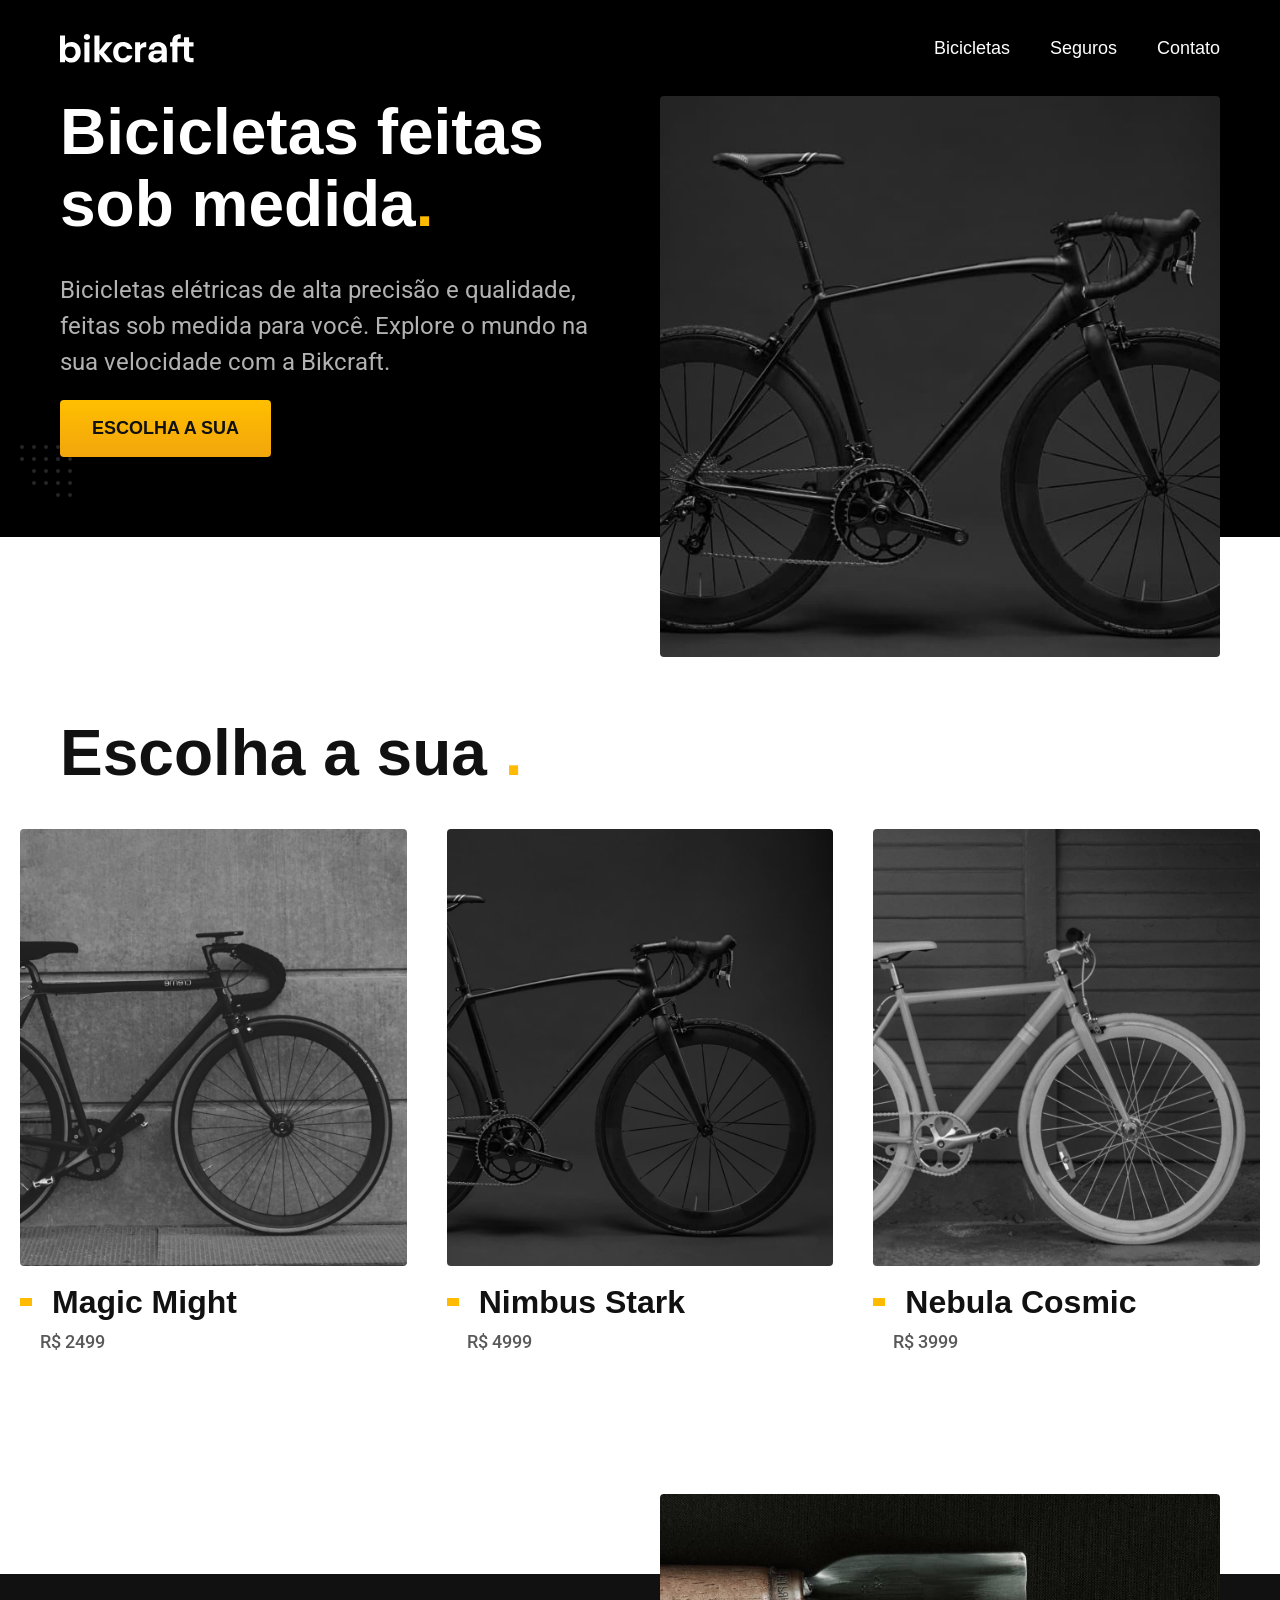
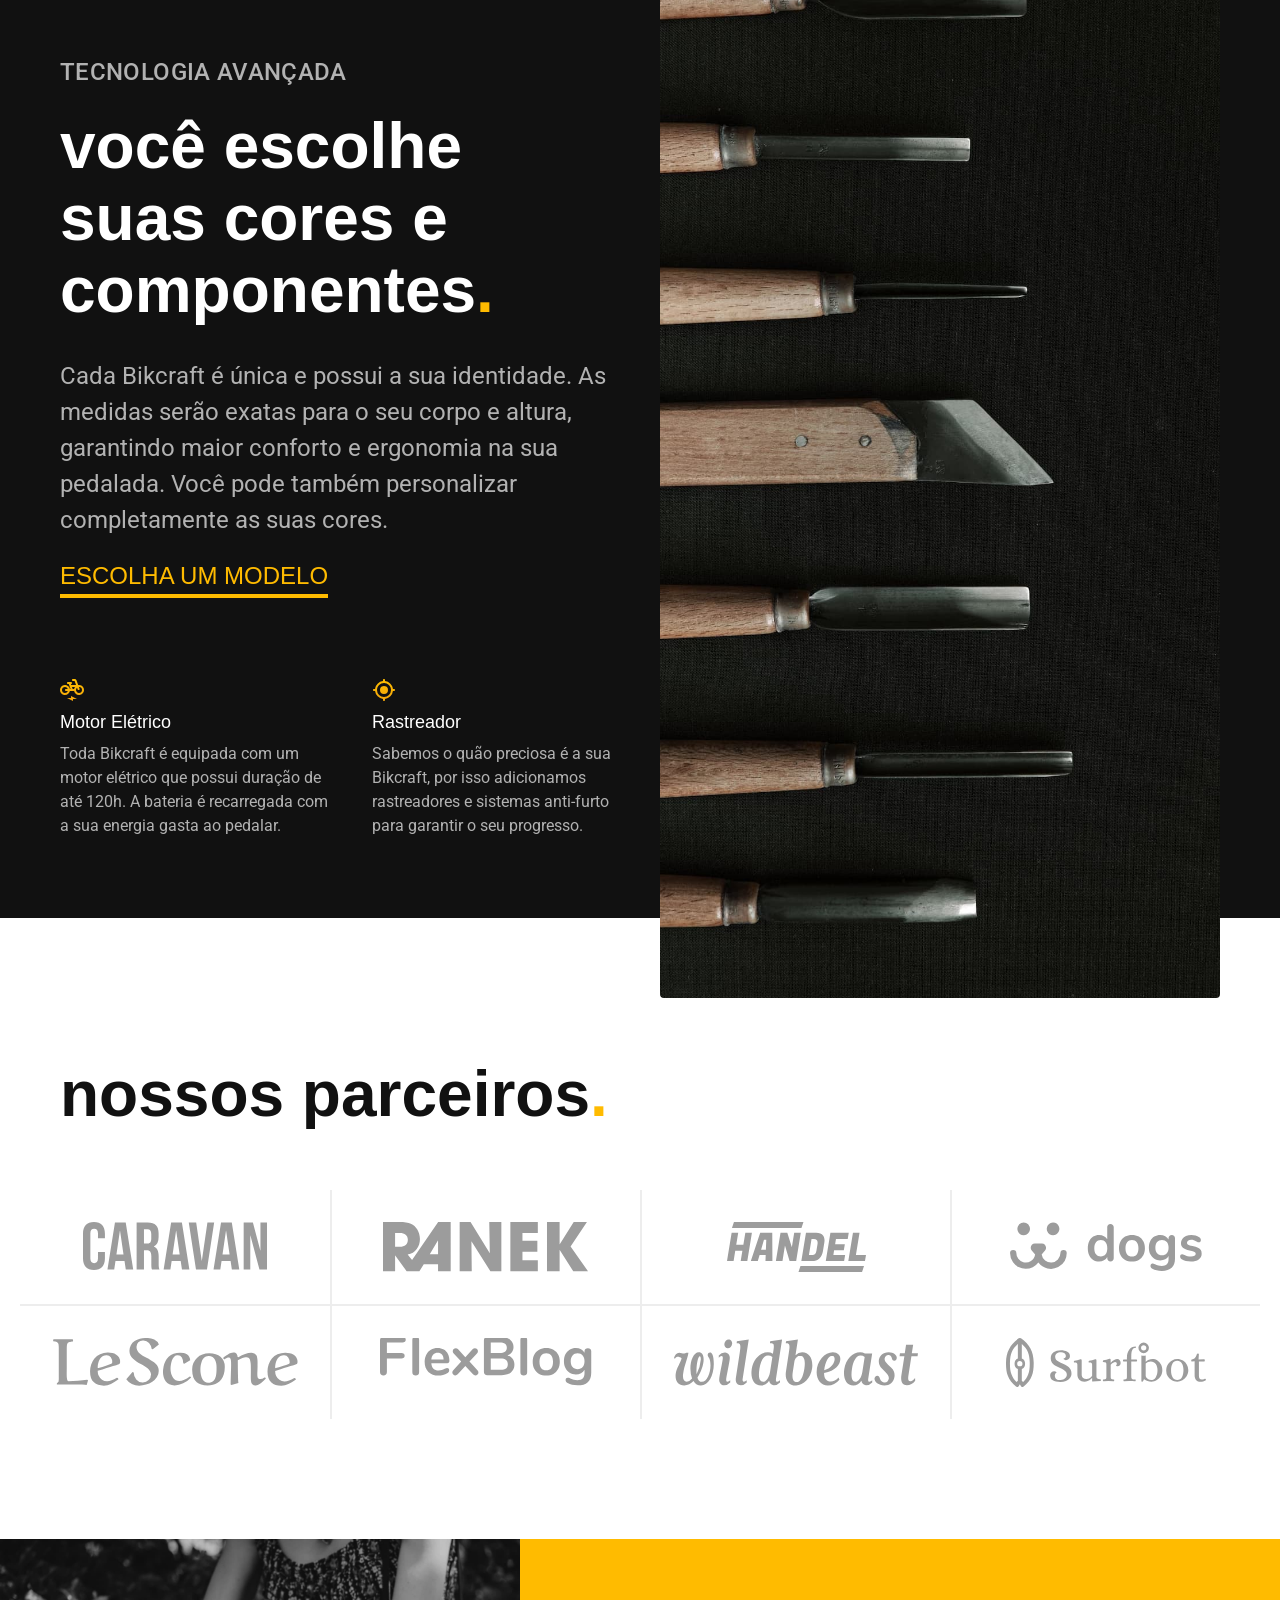
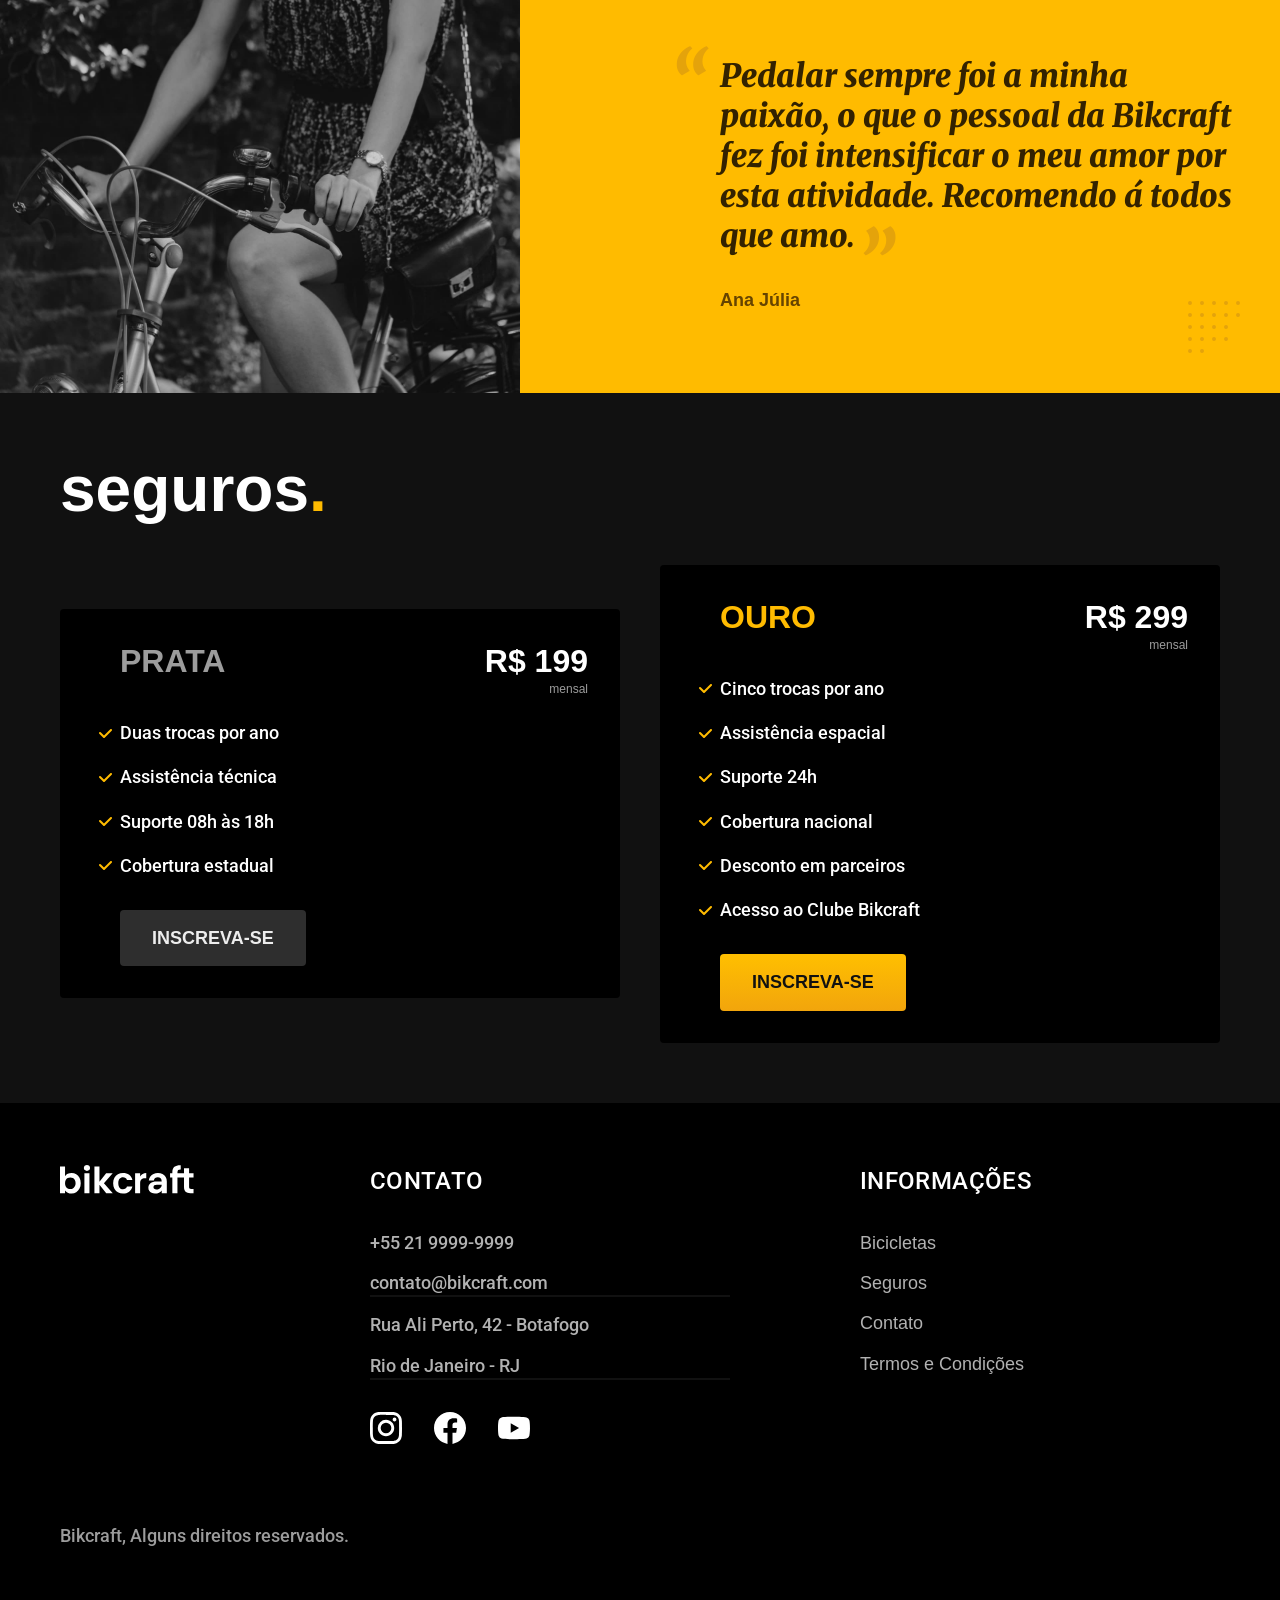
<file: bikcraft/index.html>
<!DOCTYPE html>
<html lang="pt-br">
    <head>
        <meta charset="UTF-8">
        <meta name="viewport" content="width=device-width, initial-scale=1.0">
        <title>Bikcraft - Bicicletas Elétricas</title>
        <meta name="description" content="Bicicletas elétricas de alta precisão e qualidade, feitas sob medida para o cliente. Explore o mundo na sua velocidade com a Bikcraft">


        <link rel="icon" href="./favicon.svg" type="image/svg+xml">

        <link rel="preload" href="./css/style.min.css" as="style">
        <link rel="stylesheet" href="./css/style.min.css">


        <link rel="preconnect" href="https://fonts.googleapis.com">
    <link rel="preconnect" href="https://fonts.gstatic.com" crossorigin>
    <link href="https://fonts.googleapis.com/css2?family=Merriweather:italfamily=Poppins:ital,wght@0,100;0,200;0,300;0,400;0,500;0,600;0,700;0,800;0,900;1,100;1,200;1,300;1,400;1,500;1,600;1,700;1,800;1,900&family=Roboto:ital,wght@0,100..900;1,100..900&display=swap" rel="stylesheet"> 
    
    <script>document.documentElement.classList.add('js');</script>
    </head>
<body>
<header class="header-bg">
    <div class="header container">
        <a href="./index.html">
            <img src="./img/bikcraft.svg" alt="Bikcraft">
        </a>

        <nav aria-label="primaria">
        <ul class="header-menu font-1-m cor-0">
            <li><a href="./bicicletas.html">Bicicletas</a></li>
            <li><a href="./seguros.html">Seguros</a></li>
            <li><a href="./contato.html">Contato</a></li>
        </ul>
        </nav>
    </div>
</header>

    <main class="introducao-bg">
        <div class="introducao container">
            <div class="introducao-conteudo">
            <h1 class="font-1-xxl cor-0">Bicicletas feitas sob medida<span class="cor-p1">.</span></h1>
            <p class="font-2-l cor-5">Bicicletas elétricas de alta precisão e qualidade, feitas sob medida para você. Explore o mundo na sua velocidade com a Bikcraft.</p>
            <a class="botao" href="./bicicletas.html">Escolha a sua</a>
            </div>

            <picture>

                <source media="(max-width: 800px)" srcset="./img/bicicletas/nimbus.jpg">
                  <img src="./img/fotos/introducao.jpg" alt="Bicicletas elétrica preta.">
            </picture>
    
        </div>
    </main>

    <article class="bicicletas-lista">
    <h2 class="font-1-xxl container">Escolha a sua <span class="cor-p1">.</span></h2>

    <ul class="bicicletas-lista-items">
       <li>
            <a href="./bicicletas/magic.html">
                <img src="./img/bicicletas/magic-home.jpg" alt="Bicicleta preta">
                <h3 class="font-1-xl">Magic Might</h3>
                <span class="font-2-m cor-8">R$ 2499</span>
            </a>
       </li>
       
        <li>
            <a href="./bicicletas/nimbus.html">
                <img src="./img/bicicletas/nimbus-home.jpg" alt="Bicicleta preta">
                <h3 class="font-1-xl">Nimbus Stark</h3>
                <span class="font-2-m cor-8">R$ 4999</span>
            </a>
       </li>

        <li>
            <a href="./bicicletas/nebula.html">
                <img src="./img/bicicletas/nebula-home.jpg" alt="Bicicleta preta">
                <h3 class="font-1-xl">Nebula Cosmic</h3>
                <span class="font-2-m cor-8">R$ 3999</span>
            </a>
       </li>
    </ul>
    </article>
    
    <article class="tecnologia-bg">
        <div class="tecnologia container">
            <div class="tecnologia-conteudo">
                <span class=" font-2-l-b cor-5 ">Tecnologia Avançada</span>
                <h2 class="font-1-xxl cor-0">você escolhe suas cores e componentes<span class="cor-p1">.</span></h2>
                <p class="font-2-l cor-5">Cada Bikcraft é única e possui a sua identidade. As medidas serão exatas para o seu corpo e altura, garantindo maior conforto e ergonomia na sua pedalada. Você pode também personalizar completamente as suas cores.</p>
                <a class="link" href="./bicicletas.html">Escolha um modelo</a>

                <div class="tecnologia-vantagens">
                <div>
                    <img src="./img/icones/eletrica.svg" alt="">
                    <h3 class="font-1-m cor-0">Motor Elétrico</h3>
                    <p class="font-2-s cor-5">Toda Bikcraft é equipada com um motor elétrico que possui duração de até 120h. A bateria é recarregada com a sua energia gasta ao pedalar.</p>
                </div>
                <div>
                    <img src="./img/icones/rastreador.svg" alt="">
                    <h3 class="font-1-m cor-0">Rastreador</h3>
                    <p class="font-2-s cor-5">Sabemos o quão preciosa é a sua Bikcraft, por isso adicionamos rastreadores e sistemas anti-furto para garantir o seu progresso.</p>
                </div>
                </div>
            </div>
            <div class="tecnologia-imagem">
                <img src="./img/fotos/tecnologia.jpg" alt="">
            </div>
        </div>
    </article>

    <section class="parceiros" aria-label="Nossos Parceiros">
        <h2 class="font-1-xxl container">nossos parceiros<span class="cor-p1">.</span></h2>

        <ul>
            <li><img src="./img/parceiros/caravan.svg" alt="caravan"></li>
            <li><img src="./img/parceiros/ranek.svg" alt="ranek"></li>
            <li><img src="./img/parceiros/handel.svg" alt="handel"></li>
            <li><img src="./img/parceiros/dogs.svg" alt="dogs"></li>
            <li><img src="./img/parceiros/lescone.svg" alt="lescone.svg"></li>
            <li><img src="./img/parceiros/flexblog.svg" alt="flexblog.svg"></li>
            <li><img src="./img/parceiros/wildbeast.svg" alt="wildbeast.svg"></li>
            <li><img src="./img/parceiros/surfbot.svg" alt="surfbot.svg"></li>
        </ul>
    </section>

    <section class="depoimento" aria-label="Depoimento">
        <div>
            <img src="./img/fotos/depoimento.jpg" alt="Pessoa pedalando numa bicicleta Bikcraft">
        </div>

        <div class="depoimento-conteudo">
            <blockquote class="font-1-xl cor-p5"">
                <p>Pedalar sempre foi a minha paixão, o que o pessoal da Bikcraft fez foi intensificar o meu amor por esta atividade. Recomendo á todos que amo.</p>
                </blockquote>
                <span class="font-1-m-b cor-p4">Ana Júlia</span>
        </div>
    </section>
    <article class="seguros-bg">
        <div class="seguros container">
               <h2 class="font-1-xxl cor-0">seguros<span class="cor-p1">.</span></h2>
               <div class="seguros-item">
                <h3 class="font-1-xl cor-6">PRATA</h3>
                <span class="font-1-xl cor-0">R$ 199  <span class="font-1-xs cor-6">mensal</span></span>
                <ul class="font-2-m cor-0">
                    <li>Duas trocas por ano</li>
                    <li>Assistência técnica</li>
                    <li>Suporte 08h às 18h</li>
                    <li>Cobertura estadual</li>
                </ul>
                <a class="botao secundario "href="./orcamento.html">Inscreva-se</a>
               </div>

                 <div class="seguros-item">
                <h3 class="font-1-xl cor-p1">OURO</h3>
                <span class="font-1-xl cor-0">R$ 299  <span class="font-1-xs cor-6">mensal</span></span>
                <ul class="font-2-m cor-0">
                    <li>Cinco trocas por ano</li>
                    <li>Assistência espacial</li>
                    <li>Suporte 24h</li>
                    <li>Cobertura nacional</li>
                    <li>Desconto em parceiros</li>
                    <li>Acesso ao Clube Bikcraft</li>
                </ul>
                <a class="botao"href="./orcamento.html">Inscreva-se</a>
               </div>
        </div>
    </article>

    <footer class="footer-bg">
         <div class="footer container">
            <img src="./img/bikcraft.svg" alt="Bikcraft">
            <div class="footer-contato">
                <h3 class="font-2-l-b cor-0">Contato</h3>
                <ul class="font-2-m cor-5">
                    <li><a href="tel:+552199999999">+55 21 9999-9999</a></li>
                    <li><a href="mailto:contato@bikcraft.com">contato@bikcraft.com</a></li>
                    <li>Rua Ali Perto, 42 - Botafogo</li>
                    <li>Rio de Janeiro - RJ</li>
                </ul>
                <div class="footer-redes">
                    <a href="./">
                        <img src="./img/redes/instagram.svg" alt="Instagram">
                    </a>
                     <a href="./">
                        <img src="./img/redes/facebook.svg" alt="Facebook">
                    </a>
                     <a href="./">
                        <img src="./img/redes/youtube.svg" alt="Youtuber">
                    </a>
                </div>
            </div>
            <div class="footer-informacoes">
                <h3 class="font-2-l-b cor-0">Informações</h3>
                <nav>
                    <ul class="font-1-m cor-5">
                    <li><a href="./bicicletas.html">Bicicletas</a></li>
                    <li><a href="./seguros.html">Seguros</a></li>
                    <li><a href="./contato.html">Contato</a></li>
                     <li><a href="./termos.html">Termos e Condições</a></li>                                       
                    </ul>
                </nav>
            </div>
            <p class="footer-copy font-2-m cor-6">Bikcraft, Alguns direitos reservados.</p>
         </div>
    </footer>

   <script src="./js/script.js"></script>
</body>

</html>
</file>
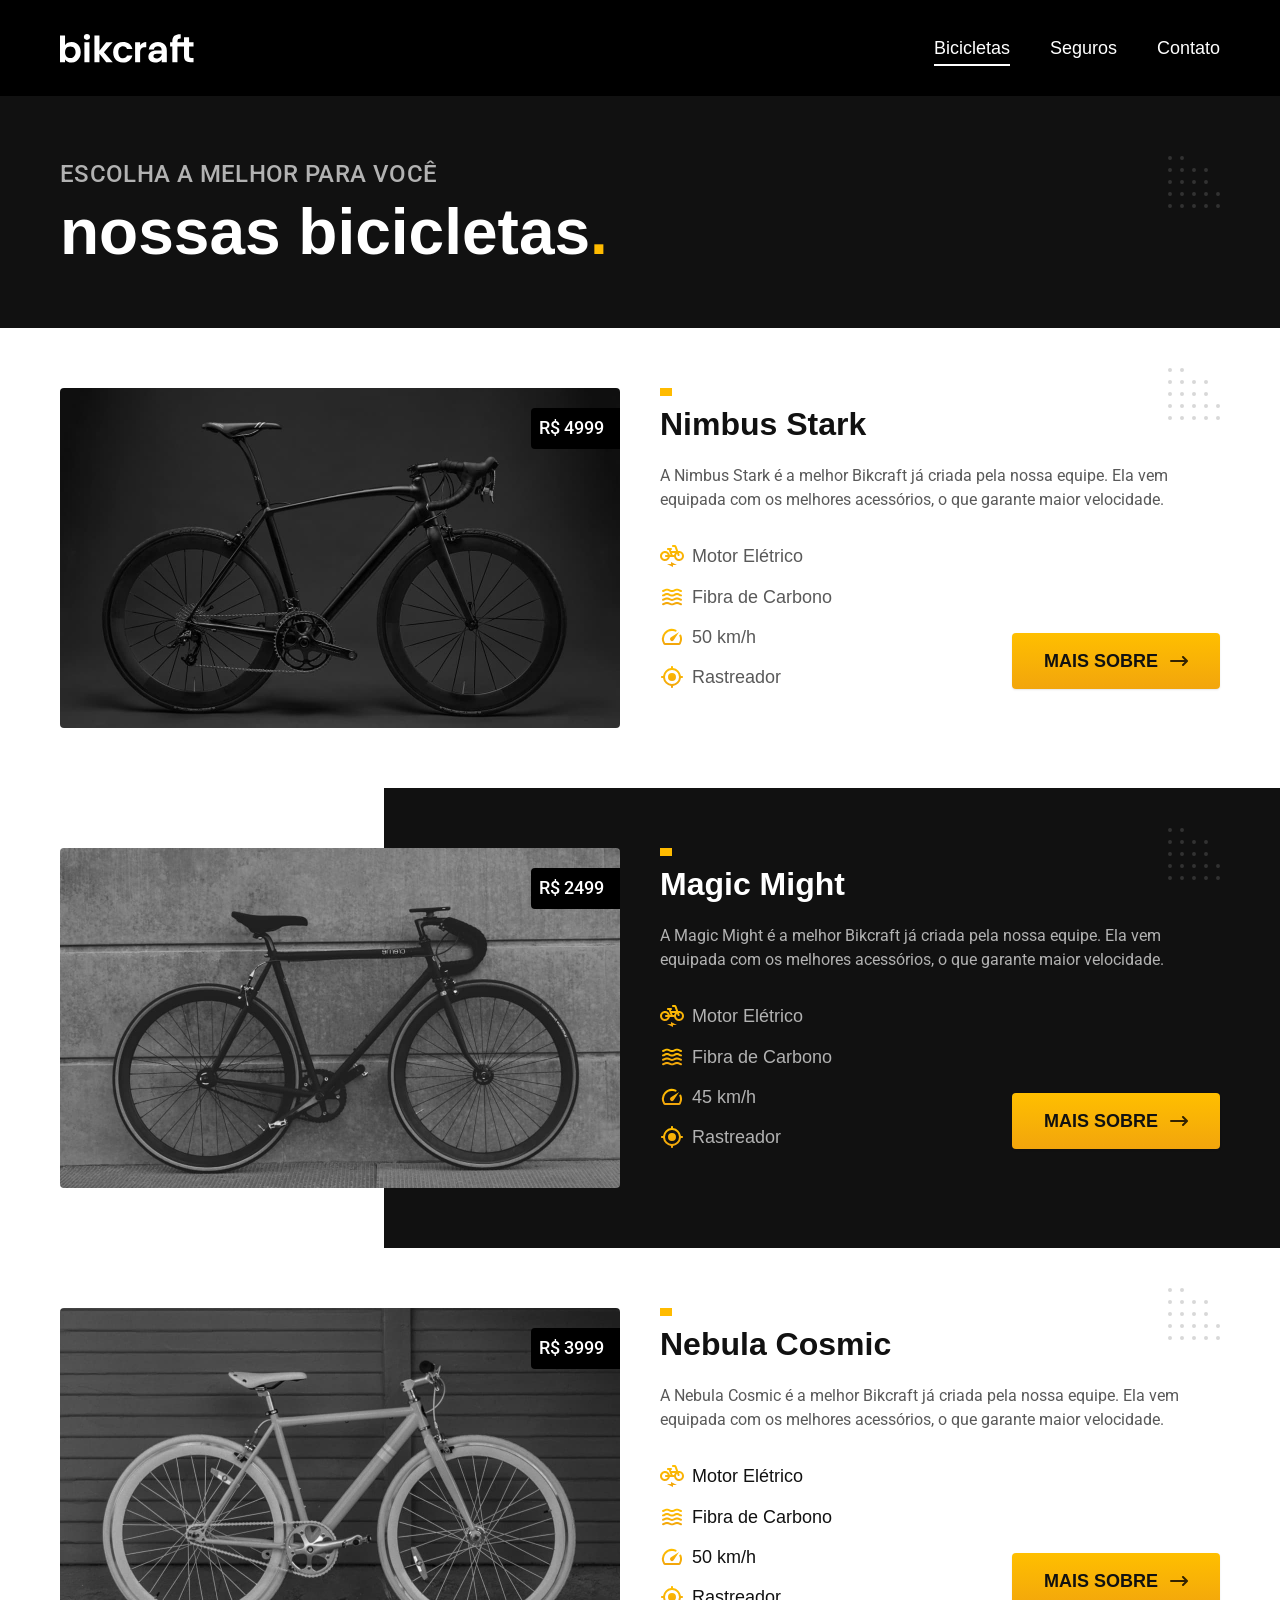
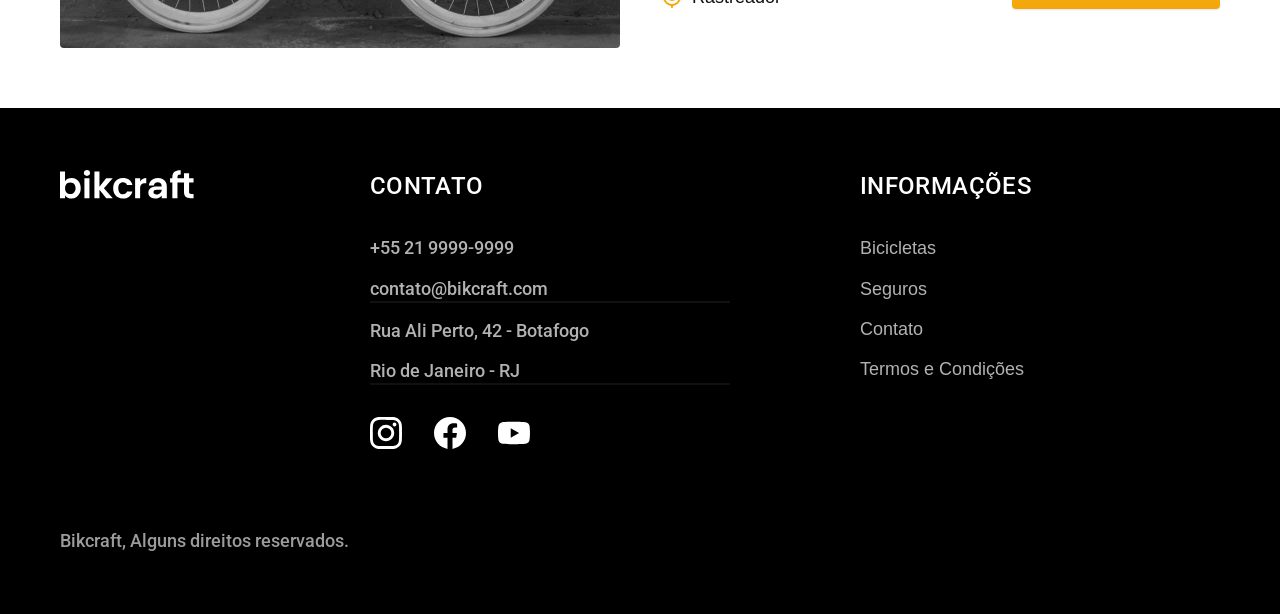
<file: bikcraft/bicicletas.html>
<!DOCTYPE html>
<html lang="pt-br">
    <head>
        <meta charset="UTF-8">
        <meta name="viewport" content="width=device-width, initial-scale=1.0">
        <title>Bicicletas | Bikcraft</title>
        <meta name="description" content="Termos e condições.">
        <link rel="icon" href="./favicon.svg" type="image/svg+xml">
        <link rel="preload" href="./css/style.min.css" as="style">
        <link rel="stylesheet" href="./css/style.min.css">
        <link rel="preconnect" href="https://fonts.googleapis.com">
    <link rel="preconnect" href="https://fonts.gstatic.com" crossorigin>
    <link href="https://fonts.googleapis.com/css2?family=Merriweather:italfamily=Poppins:ital,wght@0,100;0,200;0,300;0,400;0,500;0,600;0,700;0,800;0,900;1,100;1,200;1,300;1,400;1,500;1,600;1,700;1,800;1,900&family=Roboto:ital,wght@0,100..900;1,100..900&display=swap" rel="stylesheet">        
       <script>document.documentElement.classList.add('js');</script>
    </head>
    <body id="bicicletas">
<header class="header-bg">
    <div class="header container">
        <a href="./">
            <img src="./img/bikcraft.svg" alt="Bikcraft">
        </a>

        <nav aria-label="primaria">
        <ul class="header-menu font-1-m cor-0">
            <li><a href="./bicicletas.html">Bicicletas</a></li>
            <li><a href="./seguros.html">Seguros</a></li>
            <li><a href="./contato.html">Contato</a></li>
        </ul>
        </nav>
    </div>
</header>

    <main>
        <div class="titulo-bg">
            <div class="titulo container">
                <p class="font-2-l-b cor-5">Escolha a melhor para você</p>
                <h1 class="font-1-xxl cor-0">nossas bicicletas<span class="cor-p1">.</span></h1>
            </div>
        </div>
        
            <div class="bicicletas container">
                <div class="bicicletas-imagem">
                    <img src="./img/bicicletas/nimbus.jpg" alt="Bicicleta preta">
                    <span class="font-2-m cor-0">R$ 4999</span>
                </div>
                <div class="bicicletas-conteudo">
                    <h2 class="font-1-xl">Nimbus Stark</h2>
                    <p class="font-2-s cor-8">A Nimbus Stark é a melhor Bikcraft já criada pela nossa equipe. Ela vem equipada com os melhores acessórios, o que garante maior velocidade.</p>
                    <ul class="font-1-m cor-8">
                        <li><img src="./img/icones/eletrica.svg" alt="">Motor Elétrico</li>
                        <li><img src="./img/icones/carbono.svg" alt="">Fibra de Carbono</li>
                        <li><img src="./img/icones/velocidade.svg" alt="">50 km/h</li>
                        <li><img src="./img/icones/rastreador.svg" alt="">Rastreador</li>
                    </ul>
                     <a class="botao seta" href="./bicicletas/nimbus.html">Mais Sobre</a>
                </div>
            </div>
      

         <div class="bicicletas-bg">
            <div class="bicicletas container">
                <div class="bicicletas-imagem">
                    <img src="./img/bicicletas/magic.jpg" alt="Bicicleta preta">
                    <span class="font-2-m cor-0">R$ 2499</span>
                </div>
                <div class="bicicletas-conteudo">
                    <h2 class="font-1-xl cor-0">Magic Might</h2>
                    <p class="font-2-s cor-5">A Magic Might é a melhor Bikcraft já criada pela nossa equipe. Ela vem equipada com os melhores acessórios, o que garante maior velocidade.</p>
                    <ul class="font-1-m cor-5">
                        <li><img src="./img/icones/eletrica.svg" alt="">Motor Elétrico</li>
                        <li><img src="./img/icones/carbono.svg" alt="">Fibra de Carbono</li>
                        <li><img src="./img/icones/velocidade.svg" alt="">45 km/h</li>
                        <li><img src="./img/icones/rastreador.svg" alt="">Rastreador</li>
                    </ul>
                     <a class="botao seta" href="./bicicletas/magic.html">Mais Sobre</a>
                </div>
            </div>
        </div>

            <div class="bicicletas container">
                <div class="bicicletas-imagem">
                    <img src="./img/bicicletas/nebula.jpg" alt="Bicicleta preta">
                    <span class="font-2-m cor-0">R$ 3999</span>
                </div>
                <div class="bicicletas-conteudo">
                    <h2 class="font-1-xl">Nebula Cosmic</h2>
                    <p class="font-2-s cor-8">A Nebula Cosmic é a melhor Bikcraft já criada pela nossa equipe. Ela vem equipada com os melhores acessórios, o que garante maior velocidade.</p>
                    <ul class="font-1-m">
                        <li><img src="./img/icones/eletrica.svg" alt="">Motor Elétrico</li>
                        <li><img src="./img/icones/carbono.svg" alt="">Fibra de Carbono</li>
                        <li><img src="./img/icones/velocidade.svg" alt="">50 km/h</li>
                        <li><img src="./img/icones/rastreador.svg" alt="">Rastreador</li>
                    </ul>
                    <a class="botao seta" href="./bicicletas/nebula.html">Mais Sobre</a>
                </div>
            </div>
        

    </main>


     <footer class="footer-bg">
         <div class="footer container">
            <img src="./img/bikcraft.svg" alt="Bikcraft">
            <div class="footer-contato">
                <h3 class="font-2-l-b cor-0">Contato</h3>
                <ul class="font-2-m cor-5">
                    <li><a href="tel:+552199999999">+55 21 9999-9999</a></li>
                    <li><a href="mailto:contato@bikcraft.com">contato@bikcraft.com</a></li>
                    <li>Rua Ali Perto, 42 - Botafogo</li>
                    <li>Rio de Janeiro - RJ</li>
                </ul>
                <div class="footer-redes">
                    <a href="./">
                        <img src="./img/redes/instagram.svg" alt="Instagram">
                    </a>
                     <a href="./">
                        <img src="./img/redes/facebook.svg" alt="Facebook">
                    </a>
                     <a href="./">
                        <img src="./img/redes/youtube.svg" alt="Youtuber">
                    </a>
                </div>
            </div>
            <div class="footer-informacoes">
                <h3 class="font-2-l-b cor-0">Informações</h3>
                <nav>
                    <ul class="font-1-m cor-5">
                    <li><a href="./bicicletas.html">Bicicletas</a></li>
                    <li><a href="./seguros.html">Seguros</a></li>
                    <li><a href="./contato.html">Contato</a></li>
                     <li><a href="./termos.html">Termos e Condições</a></li>                                       
                    </ul>
                </nav>
            </div>
            <p class="footer-copy font-2-m cor-6">Bikcraft, Alguns direitos reservados.</p>
         </div>
    </footer>
       <script src="./js/script.js"></script>
</body>
</html>
</file>
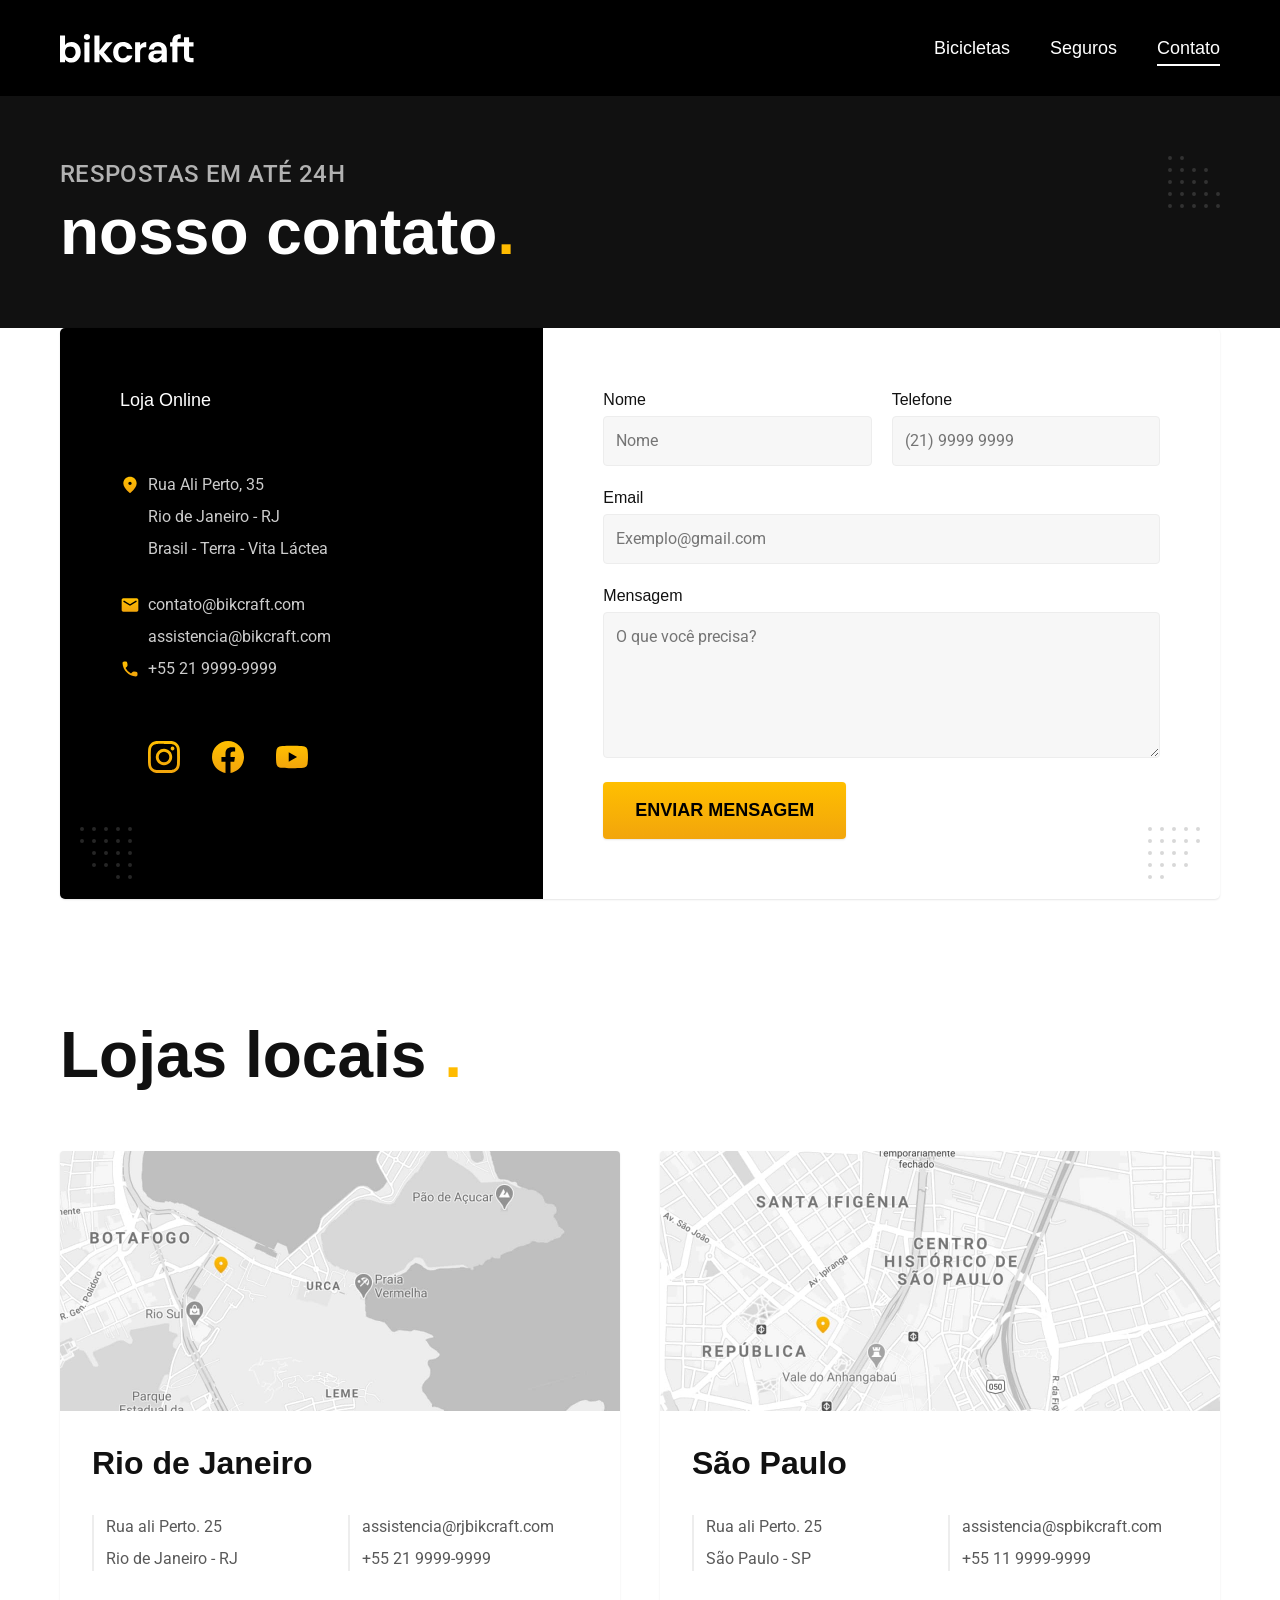
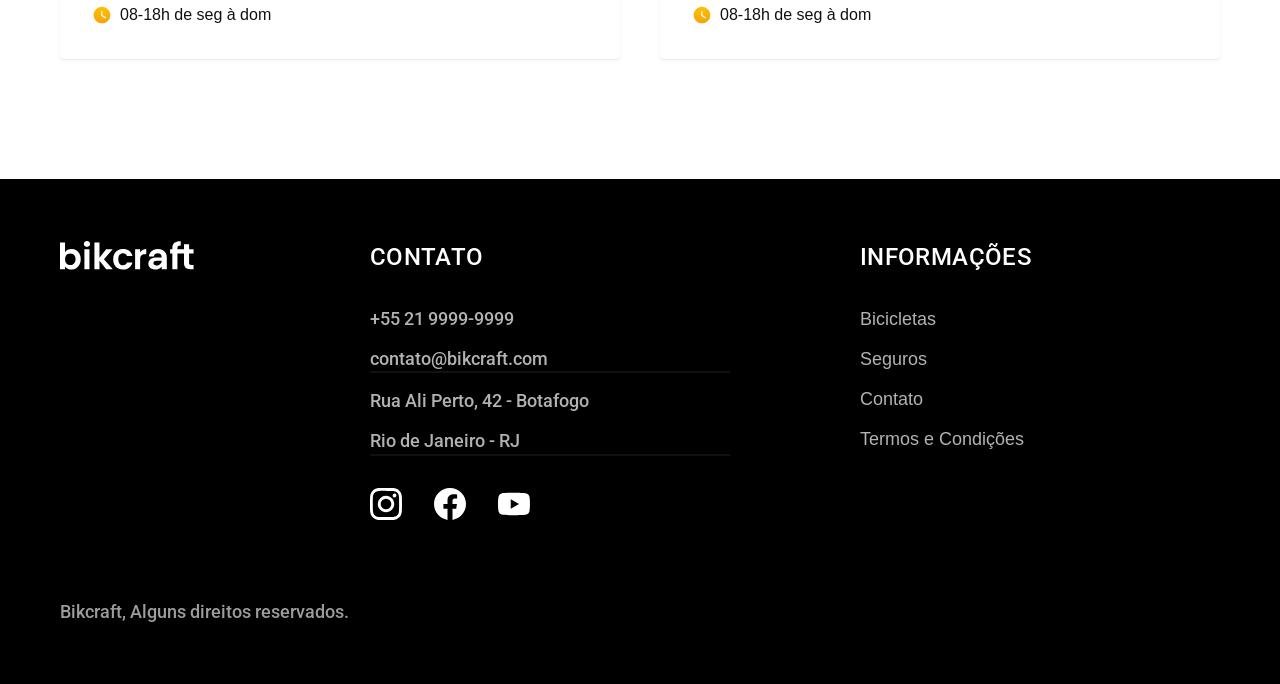
<file: bikcraft/contato.html>
<!DOCTYPE html>
<html lang="pt-br">
    <head>
        <meta charset="UTF-8">
        <meta name="viewport" content="width=device-width, initial-scale=1.0">
        <title>Contato | Bikcraft</title>
        <meta name="description" content="Contato.">
        <link rel="icon" href="./favicon.svg" type="image/svg+xml">
        <link rel="preload" href="./css/style.min.css" as="style">
        <link rel="stylesheet" href="./css/style.min.css">
        <link rel="preconnect" href="https://fonts.googleapis.com">
    <link rel="preconnect" href="https://fonts.gstatic.com" crossorigin>
    <link href="https://fonts.googleapis.com/css2?family=Merriweather:italfamily=Poppins:ital,wght@0,100;0,200;0,300;0,400;0,500;0,600;0,700;0,800;0,900;1,100;1,200;1,300;1,400;1,500;1,600;1,700;1,800;1,900&family=Roboto:ital,wght@0,100..900;1,100..900&display=swap" rel="stylesheet">        
       <script>document.documentElement.classList.add('js');</script>
    </head>
    <body id="contato">
<header class="header-bg">
    <div class="header container">
        <a href="./">
            <img src="./img/bikcraft.svg" alt="Bikcraft">
        </a>

        <nav aria-label="primaria">
        <ul class="header-menu font-1-m cor-0">
            <li><a href="./bicicletas.html">Bicicletas</a></li>
            <li><a href="./seguros.html">Seguros</a></li>
            <li><a href="./contato.html">Contato</a></li>
        </ul>
        </nav>
    </div>
</header>

    <main>
        <div class="titulo-bg">
            <div class="titulo container">
                <p class="font-2-l-b cor-5">Respostas em até 24h</p>
                <h1 class="font-1-xxl cor-0">nosso contato<span class="cor-p1">.</span></h1>
            </div>
        </div>

        <div class="contato container">
            <section class="contato-dados" aria-label="Endereço">
                <h2 class="font-1-m cor-0">Loja Online</h2>
                <div class="contato-endereco font-2-s cor-4">
                    <p>Rua Ali Perto, 35</p>
                    <p>Rio de Janeiro - RJ</p>
                    <p>Brasil - Terra - Vita Láctea</p>
                </div>
                <address class="contato-meios font-2-s cor-4">
                    <a href="mailto:contato@bikcraft.com">contato@bikcraft.com</a>
                     <a href="mailto:assistencia@bikcraft.com">assistencia@bikcraft.com</a>
                     <a href="tel:+552199999999">+55 21 9999-9999</a>
                </address>
                <div class="contato-redes">
                    <a href="./">
                        <img src="./img/redes/instagram-p.svg" alt="Instagram">
                    </a>
                     <a href="./">
                        <img src="./img/redes/facebook-p.svg" alt="Facebook">
                    </a>
                     <a href="./">
                        <img src="./img/redes/youtube-p.svg" alt="Youtuber">
                    </a>
                </div>
            </section>
            <section class="contato-formulario" aria-label="Formúlario">
                <form class="form" action="./contato.html">
                    <div>
                    <label for="nome">Nome</label>
                    <input type="text" id="nome" name="nome" placeholder="Nome">
                    </div>
                    <div>
                    <label for="telefone">Telefone</label>
                    <input type="text" id="telefone" name="telefone" placeholder="(21) 9999 9999">
                    </div>

                      <div class="col-2">
                    <label for="email">Email</label>
                    <input type="email" id="email" name="email" placeholder="Exemplo@gmail.com">
                    </div>

                      <div class="col-2">
                    <label for="mensagem">Mensagem</label>
                    <textarea rows="5" type="mensagem" id="mensagem" name="mensagem" placeholder="O que você precisa?"></textarea>
                    </div>
                    <button class="botao col-2">Enviar Mensagem</button>
                </form>
            </section>
        </div>
    </main>

    <article class="lojas container">
        <h2 class="font-1-xxl">Lojas locais <span class="cor-p1">.</span></h2>

        <div class="lojas-item">
            <img src="./img/lojas/rj.jpg" alt="mapa marcando o endereço em Rua Ali Perto, 25 - Rio de Janeiro - Rj">
        <div class="lojas-conteudo">
            <h3 class="font-1-xl">Rio de Janeiro</h3>
            <div class="lojas-dados font-2-s cor-8">
                <p>Rua ali Perto. 25</p>
                <p>Rio de Janeiro - RJ</p>
            </div>
              <div class="lojas-dados font-2-s cor-8">
                 <a href="mailto:rj@bikcraft.com">assistencia@rjbikcraft.com</a>
                     <a href="tel:+552199999999">+55 21 9999-9999</a>
            </div>
              <p class="lojas-tempo font-1-s"><img src="./img/icones/horario.svg" alt=""> 08-18h de seg à dom</p>
        </div>
        </div>

         <div class="lojas-item">
            <img src="./img/lojas/sp.jpg" alt="mapa marcando o endereço em Rua Ali Perto, 25 - São Paulo - SP">
            <div class="lojas-conteudo">
                <h3 class="font-1-xl">São Paulo</h3>
            <div class="lojas-dados font-2-s cor-8">
                <p>Rua ali Perto. 25</p>
                <p>São Paulo - SP</p>
            </div>
              <div class="lojas-dados font-2-s cor-8">
                 <a href="mailto:sp@bikcraft.com">assistencia@spbikcraft.com</a>
                     <a href="tel:+sp1199999999">+55 11 9999-9999</a>
            </div>
                 <p class="lojas-tempo font-1-s"><img src="./img/icones/horario.svg" alt=""> 08-18h de seg à dom</p>
            </div>
        </div>
    </article>


     <footer class="footer-bg">
         <div class="footer container">
            <img src="./img/bikcraft.svg" alt="Bikcraft">
            <div class="footer-contato">
                <h3 class="font-2-l-b cor-0">Contato</h3>
                <ul class="font-2-m cor-5">
                    <li><a href="tel:+552199999999">+55 21 9999-9999</a></li>
                    <li><a href="mailto:contato@bikcraft.com">contato@bikcraft.com</a></li>
                    <li>Rua Ali Perto, 42 - Botafogo</li>
                    <li>Rio de Janeiro - RJ</li>
                </ul>
                <div class="footer-redes">
                    <a href="./">
                        <img src="./img/redes/instagram.svg" alt="Instagram">
                    </a>
                     <a href="./">
                        <img src="./img/redes/facebook.svg" alt="Facebook">
                    </a>
                     <a href="./">
                        <img src="./img/redes/youtube.svg" alt="Youtuber">
                    </a>
                </div>
            </div>
            <div class="footer-informacoes">
                <h3 class="font-2-l-b cor-0">Informações</h3>
                <nav>
                    <ul class="font-1-m cor-5">
                    <li><a href="./bicicletas.html">Bicicletas</a></li>
                    <li><a href="./seguros.html">Seguros</a></li>
                    <li><a href="./contato.html">Contato</a></li>
                     <li><a href="./termos.html">Termos e Condições</a></li>                                       
                    </ul>
                </nav>
            </div>
            <p class="footer-copy font-2-m cor-6">Bikcraft, Alguns direitos reservados.</p>
         </div>
    </footer>
       <script src="./js/script.js"></script>
</body>
</html>
</file>
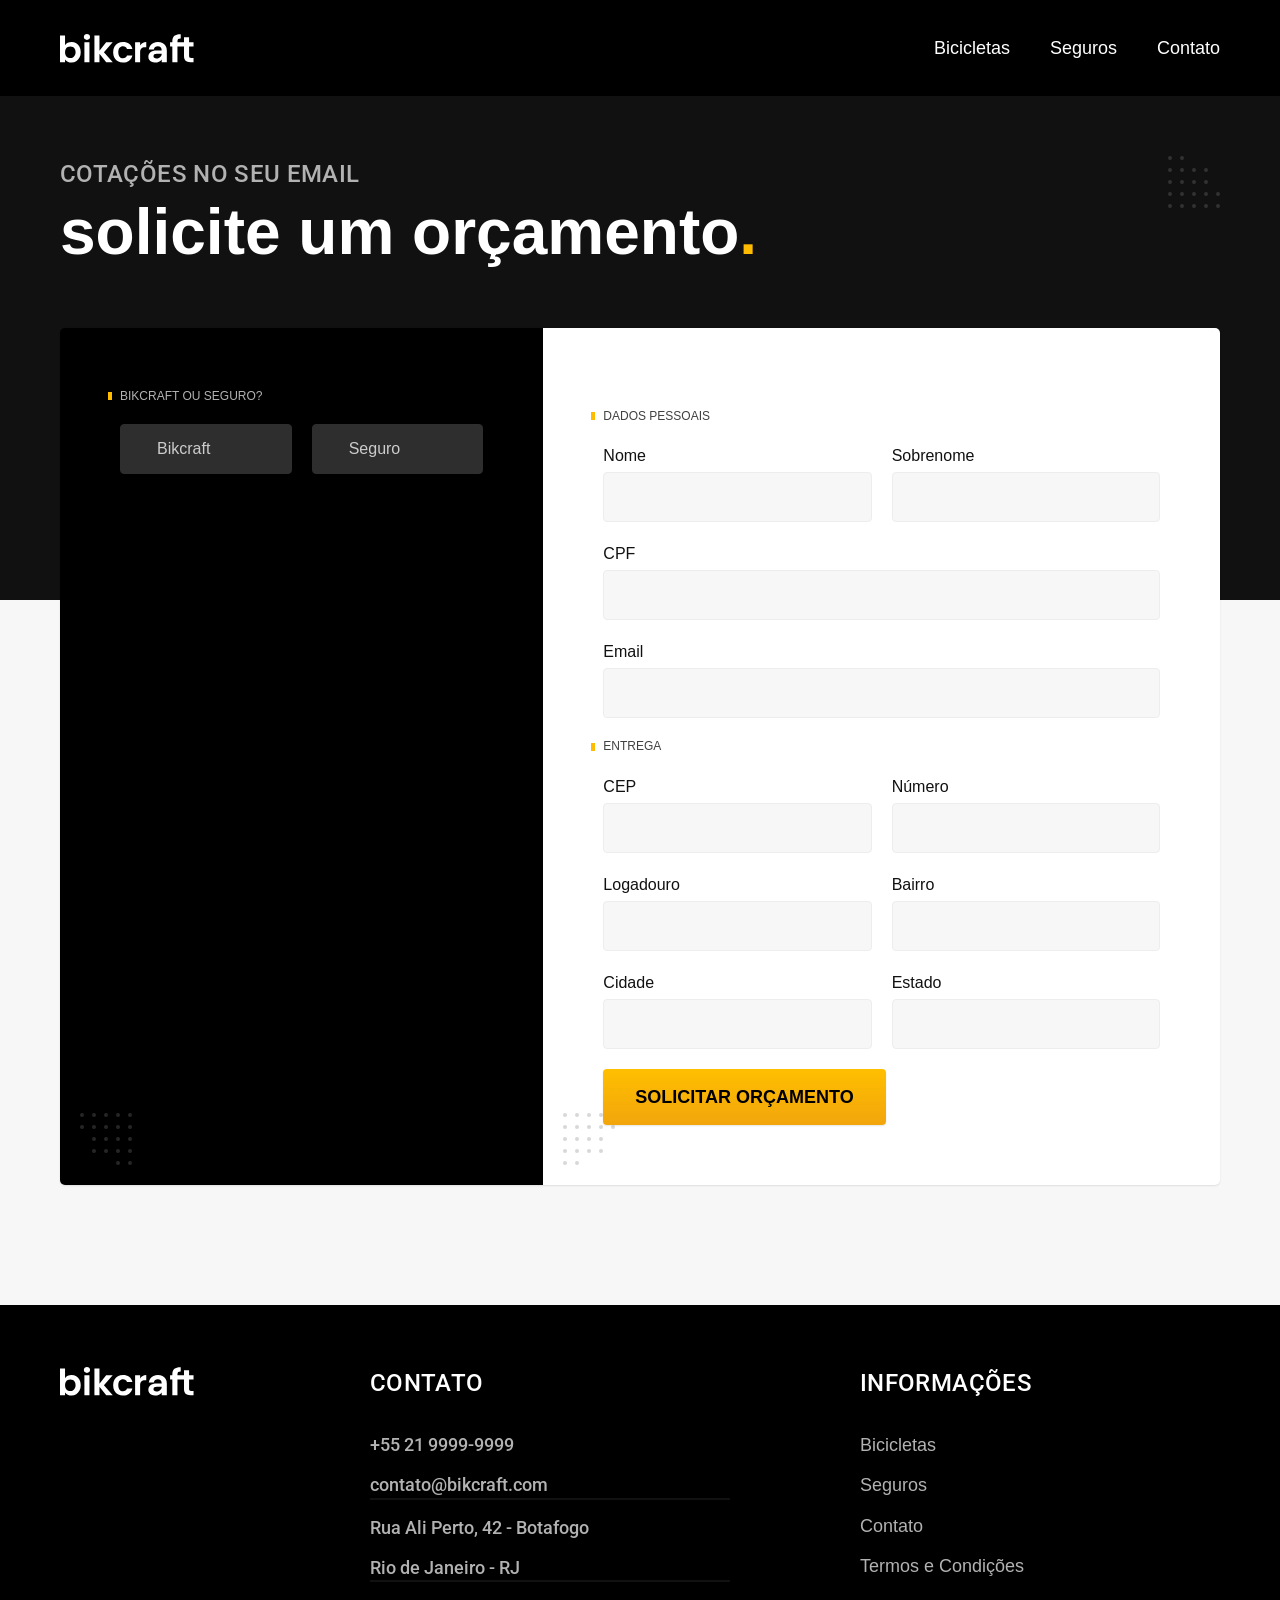
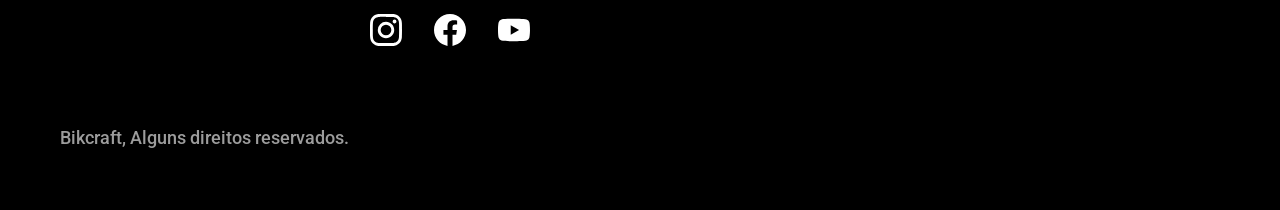
<file: bikcraft/orcamento.html>
<!DOCTYPE html>
<html lang="pt-br">
    <head>
        <meta charset="UTF-8">
        <meta name="viewport" content="width=device-width, initial-scale=1.0">
        <title>Orçamento | Bikcraft</title>
        <meta name="description" content="Orçamento.">
        <link rel="icon" href="./favicon.svg" type="image/svg+xml">
        <link rel="preload" href="./css/style.min.css" as="style">
        <link rel="stylesheet" href="./css/style.min.css">
        <link rel="preconnect" href="https://fonts.googleapis.com">
    <link rel="preconnect" href="https://fonts.gstatic.com" crossorigin>
    <link href="https://fonts.googleapis.com/css2?family=Merriweather:italfamily=Poppins:ital,wght@0,100;0,200;0,300;0,400;0,500;0,600;0,700;0,800;0,900;1,100;1,200;1,300;1,400;1,500;1,600;1,700;1,800;1,900&family=Roboto:ital,wght@0,100..900;1,100..900&display=swap" rel="stylesheet">        
       <script>document.documentElement.classList.add('js');</script>
    </head>
    <body id="orcamento">
<header class="header-bg">
    <div class="header container">
        <a href="./">
            <img src="./img/bikcraft.svg" alt="Bikcraft">
        </a>

        <nav aria-label="primaria">
        <ul class="header-menu font-1-m cor-0">
            <li><a href="./bicicletas.html">Bicicletas</a></li>
            <li><a href="./seguros.html">Seguros</a></li>
            <li><a href="./contato.html">Contato</a></li>
        </ul>
        </nav>
    </div>
</header>

    <main>
        <div class="titulo-bg">
            <div class="titulo container">
                <p class="font-2-l-b cor-5">cotações no seu email</p>
                <h1 class="font-1-xxl cor-0">solicite um orçamento<span class="cor-p1">.</span></h1>
            </div>
        </div>

        <form class="orcamento container" action="./">
            <div class="orcamento-produto">
                <h2 class="font-1-xs cor-5">Bikcraft ou Seguro?</h2>

                <input type="radio" name="tipo" value="bikcraft" id="bikcraft">
                <label for="bikcraft">Bikcraft</label>

                <input type="radio" name="tipo" value="seguro" id="seguro">
                <label for="seguro">Seguro</label>

                <div class="orcamento-conteudo" id="orcamento-bikcraft">
                <h2 class="font-1-xs cor-5 ">Escolha a sua</h2>

                <input type="radio" name="produto" value="nimbus" id="nimbus">
                <label for="nimbus">Nimbus Stark <span>R$ 4999</span></label>
                    <div class="orcamento-detalhes">
                        <ul class="font-1-xs cor-8">
                            <li><img src="./img/icones/eletrica.svg" alt="">Motor Elétrico</li>
                            <li><img src="./img/icones/carbono.svg" alt="">Fibra de caborno</li>
                            <li><img src="./img/icones/velocidade.svg" alt="">50 km/h</li>
                            <li><img src="./img/icones/rastreador.svg" alt="">Rastreador</li>
                        </ul>
                        <img src="./img/bicicletas/nimbus.jpg" alt="Bicicçeta Preta">
                    </div>

                <input type="radio" name="produto" value="magic" id="magic">
                <label for="magic">Magic Might <span>R$ 2499</span></label>
                     <div class="orcamento-detalhes">
                        <ul class="font-1-xs cor-8">
                            <li><img src="./img/icones/eletrica.svg" alt="">Motor Elétrico</li>
                            <li><img src="./img/icones/carbono.svg" alt="">Fibra de caborno</li>
                            <li><img src="./img/icones/velocidade.svg" alt="">45 km/h</li>
                            <li><img src="./img/icones/rastreador.svg" alt="">Rastreador</li>
                        </ul>
                        <img src="./img/bicicletas/magic.jpg" alt="Bicicçeta Preta">
                    </div>

                
                <input type="radio" name="produto"value="nebula" id="nebula">
                <label for="nebula">Nebula Cosmic<span>R$ 3999</span></label>
                
                     <div class="orcamento-detalhes">
                        <ul class="font-1-xs cor-8">
                            <li><img src="./img/icones/eletrica.svg" alt="">Motor Elétrico</li>
                            <li><img src="./img/icones/carbono.svg" alt="">Fibra de caborno</li>
                            <li><img src="./img/icones/velocidade.svg" alt="">40 km/h</li>
                            <li><img src="./img/icones/rastreador.svg" alt="">Rastreador</li>
                        </ul>
                        <img src="./img/bicicletas/nebula.jpg" alt="Bicicçeta branca">
                    </div>
                </div>
                <div class="orcamento-conteudo" id="orcamento-seguro">
                    <h2 class="font-1-xs cor-5">Escolha o plano</h2>

                <input type="radio" name="produto" value="prata" id="prata">
                <label for="prata">Prata <span>R$ 199</span></label>

                
                <input type="radio" name="produto" value="ouro" id="ouro">
                <label for="ouro">Ouro <span>R$ 299</span></label>
                </div>

            </div>

            <div class="orcamento-dados form">
                <h2 class="font-1-xs cor-9 col-2">dados pessoais</h2>
                <div>
                    <label for="nome">Nome</label>
                    <input type="text" id="nome" name="nome">
                </div>

                <div>
                    <label for="sobrenome">Sobrenome</label>
                    <input type="text" id="sobrenome" name="sobrenome">
                </div>

                <div class="col-2">
                    <label for="cpf">CPF</label>
                    <input type="text" id="cpf" name="cpf">
                </div>

                <div class="col-2">
                    <label for="email">Email</label>
                    <input type="email" id="email" name="email">
                </div>
                <h2 class="font-1-xs cor-9 col-2">entrega</h2>
                
                <div>
                    <label for="cep">CEP</label>
                    <input type="text" id="cep" name="cep">
                </div>

                <div>
                    <label for="numero">Número</label>
                    <input type="text" id="numero" name="numero">
                </div>

                <div>
                    <label for="logadouro">Logadouro</label>
                    <input type="text" id="logadouro" name="logadouro">
                </div>

                <div>
                    <label for="bairro">Bairro</label>
                    <input type="text" id="bairro" name="bairro">
                </div>

                <div>
                    <label for="cidade">Cidade</label>
                    <input type="text" id="cidade" name="cidade">
                </div>

                <div>
                    <label for="estado">Estado</label>
                    <input type="text" id="estado" name="estado">
                </div>
                <button class="botao col-2">Solicitar Orçamento</button>
            </div>
        </form>
    </main>


     <footer class="footer-bg">
         <div class="footer container">
            <img src="./img/bikcraft.svg" alt="Bikcraft">
            <div class="footer-contato">
                <h3 class="font-2-l-b cor-0">Contato</h3>
                <ul class="font-2-m cor-5">
                    <li><a href="tel:+552199999999">+55 21 9999-9999</a></li>
                    <li><a href="mailto:contato@bikcraft.com">contato@bikcraft.com</a></li>
                    <li>Rua Ali Perto, 42 - Botafogo</li>
                    <li>Rio de Janeiro - RJ</li>
                </ul>
                <div class="footer-redes">
                    <a href="./">
                        <img src="./img/redes/instagram.svg" alt="Instagram">
                    </a>
                     <a href="./">
                        <img src="./img/redes/facebook.svg" alt="Facebook">
                    </a>
                     <a href="./">
                        <img src="./img/redes/youtube.svg" alt="Youtuber">
                    </a>
                </div>
            </div>
            <div class="footer-informacoes">
                <h3 class="font-2-l-b cor-0">Informações</h3>
                <nav>
                    <ul class="font-1-m cor-5">
                    <li><a href="./bicicletas.html">Bicicletas</a></li>
                    <li><a href="./seguros.html">Seguros</a></li>
                    <li><a href="./contato.html">Contato</a></li>
                     <li><a href="./termos.html">Termos e Condições</a></li>                                       
                    </ul>
                </nav>
            </div>
            <p class="footer-copy font-2-m cor-6">Bikcraft, Alguns direitos reservados.</p>
         </div>
    </footer>
       <script src="./js/script.js"></script>
</body>
</html>
</file>
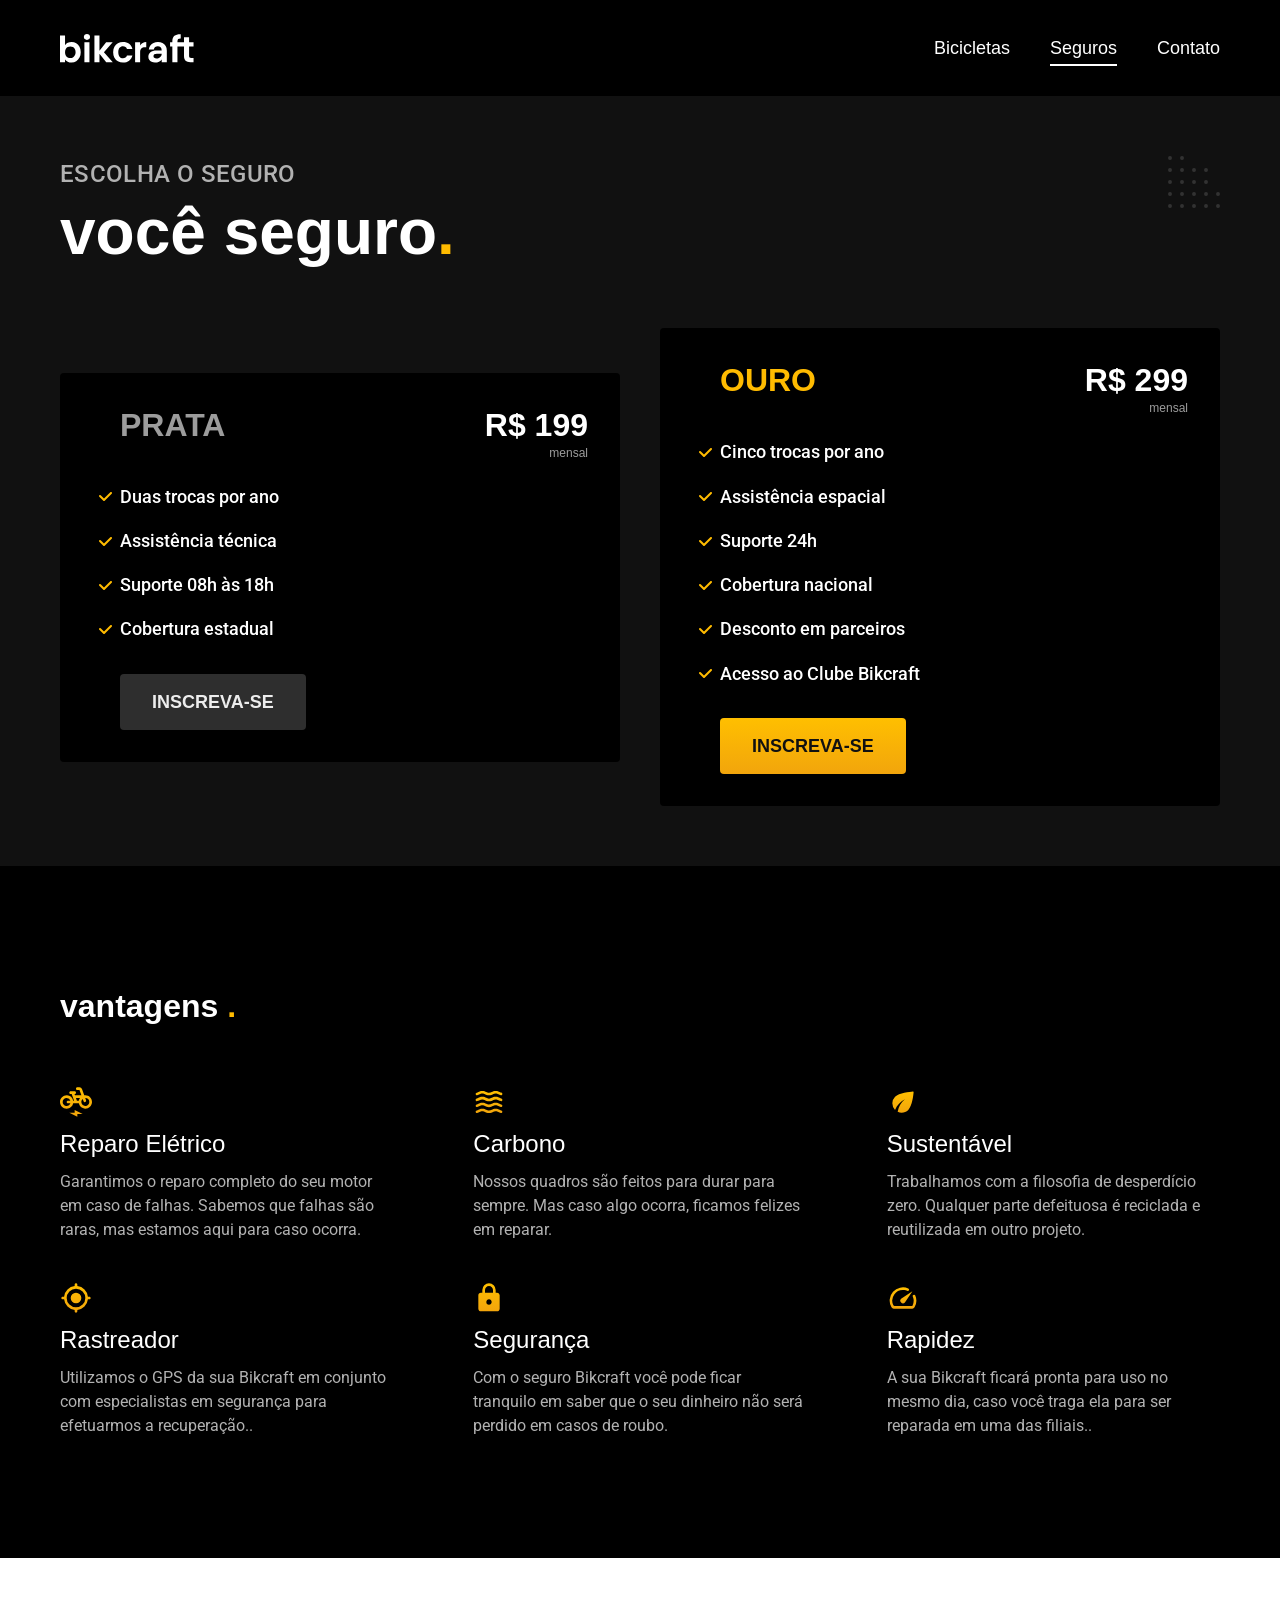
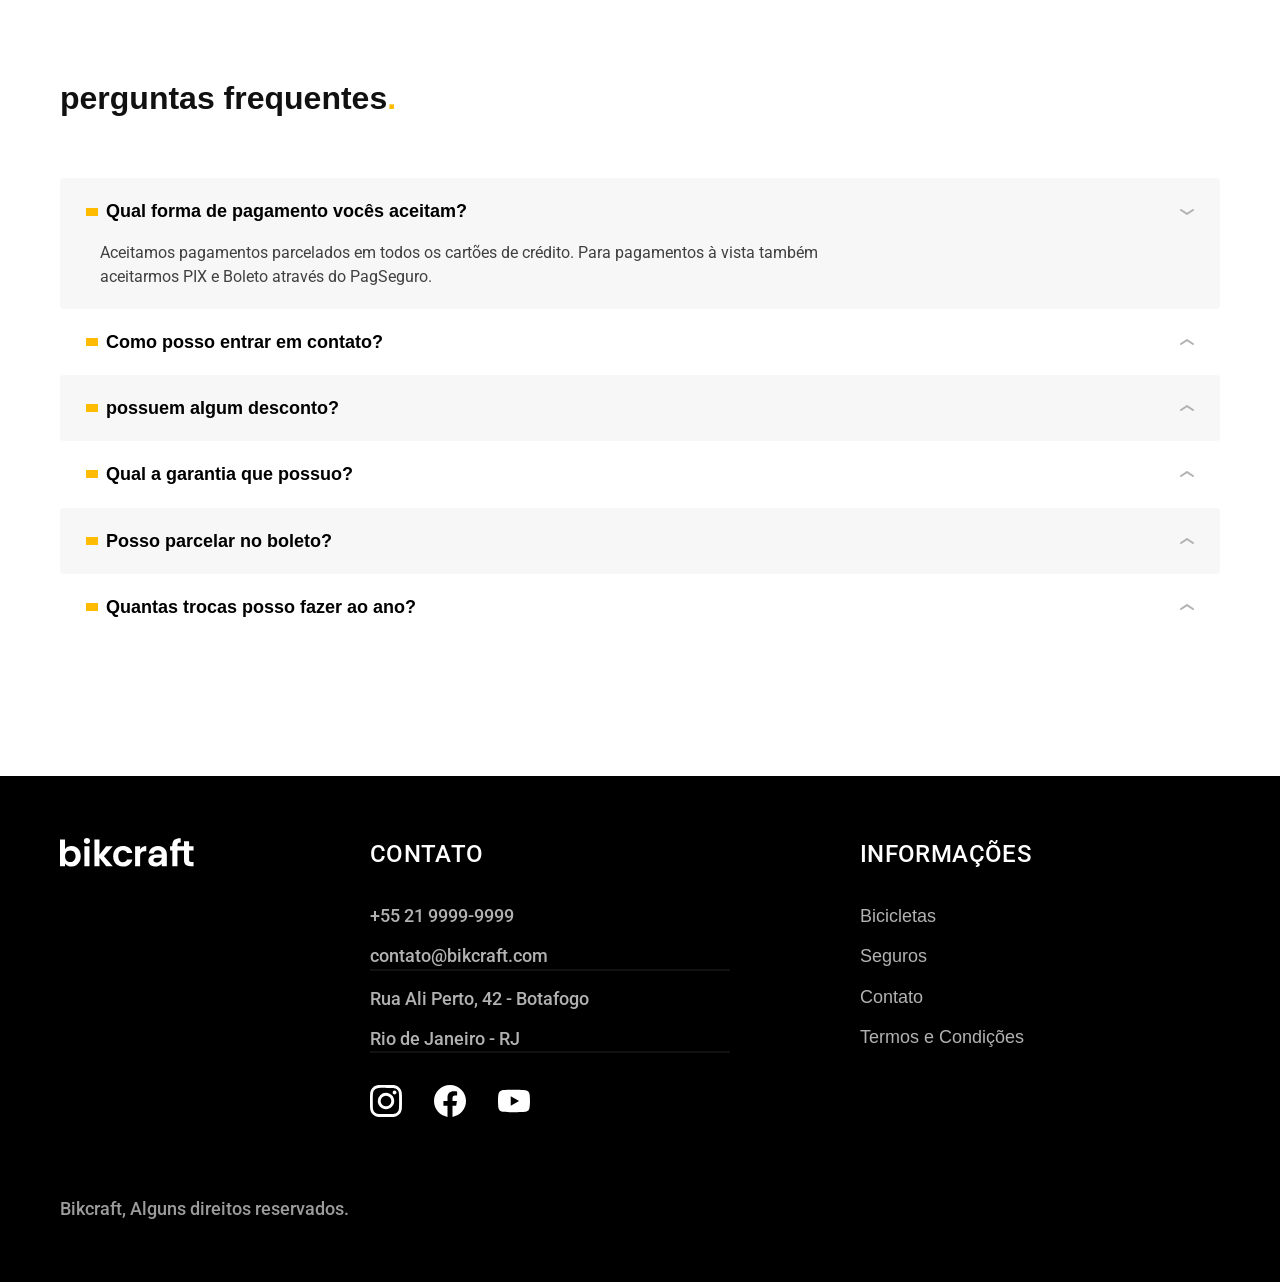
<file: bikcraft/seguros.html>
<!DOCTYPE html>
<html lang="pt-br">
    <head>
        <meta charset="UTF-8">
        <meta name="viewport" content="width=device-width, initial-scale=1.0">
        <title>Seguros | Bikcraft</title>
        <meta name="description" content="Termos e condições.">
        <link rel="icon" href="./favicon.svg" type="image/svg+xml">
        <link rel="preload" href="./css/style.min.css" as="style">
        <link rel="stylesheet" href="./css/style.min.css">
        <link rel="preconnect" href="https://fonts.googleapis.com">
    <link rel="preconnect" href="https://fonts.gstatic.com" crossorigin>
    <link href="https://fonts.googleapis.com/css2?family=Merriweather:italfamily=Poppins:ital,wght@0,100;0,200;0,300;0,400;0,500;0,600;0,700;0,800;0,900;1,100;1,200;1,300;1,400;1,500;1,600;1,700;1,800;1,900&family=Roboto:ital,wght@0,100..900;1,100..900&display=swap" rel="stylesheet">        
       <script>document.documentElement.classList.add('js');</script>
    </head>
    <body id="seguros">
<header class="header-bg">
    <div class="header container">
        <a href="./">
            <img src="./img/bikcraft.svg" alt="Bikcraft">
        </a>

        <nav aria-label="primaria">
        <ul class="header-menu font-1-m cor-0">
            <li><a href="./bicicletas.html">Bicicletas</a></li>
            <li><a href="./seguros.html">Seguros</a></li>
            <li><a href="./contato.html">Contato</a></li>
        </ul>
        </nav>
    </div>
</header>

    <main class="seguros-bg">
        <div class="titulo-bg">
            <div class="titulo container">
                <p class="font-2-l-b cor-5">Escolha o seguro</p>
                <h1 class="font-1-xxl cor-0">você seguro<span class="cor-p1">.</span></h1>
            </div>
        </div>

        
        <div class="seguros container">
               <div class="seguros-item">
                <h3 class="font-1-xl cor-6">PRATA</h3>
                <span class="font-1-xl cor-0">R$ 199  <span class="font-1-xs cor-6">mensal</span></span>
                <ul class="font-2-m cor-0">
                    <li>Duas trocas por ano</li>
                    <li>Assistência técnica</li>
                    <li>Suporte 08h às 18h</li>
                    <li>Cobertura estadual</li>
                </ul>
                <a class="botao secundario "href="./orcamento.html?tipo=seguro&produto=prata">Inscreva-se</a>
               </div>

                 <div class="seguros-item">
                <h3 class="font-1-xl cor-p1">OURO</h3>
                <span class="font-1-xl cor-0">R$ 299  <span class="font-1-xs cor-6">mensal</span></span>
                <ul class="font-2-m cor-0">
                    <li>Cinco trocas por ano</li>
                    <li>Assistência espacial</li>
                    <li>Suporte 24h</li>
                    <li>Cobertura nacional</li>
                    <li>Desconto em parceiros</li>
                    <li>Acesso ao Clube Bikcraft</li>
                </ul>
                <a class="botao"href="./orcamento.html?tipo=seguro&produto=ouro">Inscreva-se</a>
               </div>
        </div>
   

        
    </main>

    <article class="vantagens-bg"> 
        <div class="vantagens container">
            <h2 class="font-1-xl cor-0">vantagens <span class="cor-p1">.</span></h2>

            <ul>
                <li>
                    <img src="./img/icones/eletrica.svg" alt="">
                    <h3 class="font-1-l cor-0">Reparo Elétrico</h3>
                    <p class="font-2-s cor-5">Garantimos o reparo completo do seu motor em caso de falhas. Sabemos que falhas são raras, mas estamos aqui para caso ocorra.</p>
                </li>

                <li>
                    <img src="./img/icones/carbono.svg" alt="">
                    <h3 class="font-1-l cor-0">Carbono</h3>
                    <p class="font-2-s cor-5">Nossos quadros são feitos para durar para sempre. Mas caso algo ocorra, ficamos felizes em reparar.</p>
                </li>

                <li>
                    <img src="./img/icones/sustentavel.svg" alt="">
                    <h3 class="font-1-l cor-0">Sustentável</h3>
                    <p class="font-2-s cor-5">Trabalhamos com a filosofia de desperdício zero. Qualquer parte defeituosa é reciclada e reutilizada em outro projeto.</p>
                </li>

                <li>
                    <img src="./img/icones/rastreador.svg" alt="">
                    <h3 class="font-1-l cor-0">Rastreador</h3>
                    <p class="font-2-s cor-5">Utilizamos o GPS da sua Bikcraft em conjunto com especialistas em segurança para efetuarmos a recuperação..</p>
                </li>

                <li>
                    <img src="./img/icones/seguro.svg" alt="">
                    <h3 class="font-1-l cor-0">Segurança</h3>
                    <p class="font-2-s cor-5">Com o seguro Bikcraft você pode ficar tranquilo em saber que o seu dinheiro não será perdido em casos de roubo.</p>
                </li>

                <li>
                    <img src="./img/icones/velocidade.svg" alt="">
                    <h3 class="font-1-l cor-0">Rapidez</h3>
                    <p class="font-2-s cor-5">A sua Bikcraft ficará pronta para uso no mesmo dia, caso você traga ela para ser reparada em uma das filiais..</p>
                </li>
            </ul>
        </div>
    </article>

    <article class="perguntas container">
        <h2 class="font-1-xl">perguntas frequentes<span class="cor-p1">.</span></h2>
         <dl>
            <div>
                <dt><button class="font-1-m-b" aria-controls="pergunta1" aria-expanded="true">Qual forma de pagamento vocês aceitam?</button></dt>
                <dd id="pergunta1" class="font-2-s cor-9 ativa">Aceitamos pagamentos parcelados em todos os cartões de crédito. Para pagamentos à vista também aceitarmos PIX e Boleto através do PagSeguro.</dd>
            </div>

            <div>
                <dt><button class="font-1-m-b" aria-controls="pergunta2" aria-expanded="false">Como posso entrar em contato?</button></dt>
                <dd id="pergunta2" class="font-2-s cor-9">Aceitamos pagamentos parcelados em todos os cartões de crédito. Para pagamentos à vista também aceitarmos PIX e Boleto através do PagSeguro.</dd>
            </div>

            <div>
                <dt><button class="font-1-m-b" aria-controls="pergunta3" aria-expanded="false"> possuem algum desconto?</button></dt>
                <dd id="pergunta3" class="font-2-s cor-9">Aceitamos pagamentos parcelados em todos os cartões de crédito. Para pagamentos à vista também aceitarmos PIX e Boleto através do PagSeguro.</dd>
            </div>

            <div>
                <dt><button class="font-1-m-b" aria-controls="pergunta4" aria-expanded="false">Qual a garantia que possuo?</button></dt>
                <dd id="pergunta4" class="font-2-s cor-9">Aceitamos pagamentos parcelados em todos os cartões de crédito. Para pagamentos à vista também aceitarmos PIX e Boleto através do PagSeguro.</dd>
            </div>

            <div>
                <dt><button class="font-1-m-b" aria-controls="pergunta5" aria-expanded="false"> Posso parcelar no boleto?</button></dt>
                <dd id="pergunta5" class="font-2-s cor-9">Aceitamos pagamentos parcelados em todos os cartões de crédito. Para pagamentos à vista também aceitarmos PIX e Boleto através do PagSeguro.</dd>
            </div>

            <div>
                <dt><button class="font-1-m-b" aria-controls="pergunta6" aria-expanded="false">Quantas trocas posso fazer ao ano?</button></dt>
                <dd id="pergunta6" class="font-2-s cor-9">Aceitamos pagamentos parcelados em todos os cartões de crédito. Para pagamentos à vista também aceitarmos PIX e Boleto através do PagSeguro.</dd>
            </div>

         </dl>
    </article>


     <footer class="footer-bg">
         <div class="footer container">
            <img src="./img/bikcraft.svg" alt="Bikcraft">
            <div class="footer-contato">
                <h3 class="font-2-l-b cor-0">Contato</h3>
                <ul class="font-2-m cor-5">
                    <li><a href="tel:+552199999999">+55 21 9999-9999</a></li>
                    <li><a href="mailto:contato@bikcraft.com">contato@bikcraft.com</a></li>
                    <li>Rua Ali Perto, 42 - Botafogo</li>
                    <li>Rio de Janeiro - RJ</li>
                </ul>
                <div class="footer-redes">
                    <a href="./">
                        <img src="./img/redes/instagram.svg" alt="Instagram">
                    </a>
                     <a href="./">
                        <img src="./img/redes/facebook.svg" alt="Facebook">
                    </a>
                     <a href="./">
                        <img src="./img/redes/youtube.svg" alt="Youtuber">
                    </a>
                </div>
            </div>
            <div class="footer-informacoes">
                <h3 class="font-2-l-b cor-0">Informações</h3>
                <nav>
                    <ul class="font-1-m cor-5">
                    <li><a href="./bicicletas.html">Bicicletas</a></li>
                    <li><a href="./seguros.html">Seguros</a></li>
                    <li><a href="./contato.html">Contato</a></li>
                     <li><a href="./termos.html">Termos e Condições</a></li>                                       
                    </ul>
                </nav>
            </div>
            <p class="footer-copy font-2-m cor-6">Bikcraft, Alguns direitos reservados.</p>
         </div>
    </footer>
       <script src="./js/script.js"></script>
</body>
</html>
</file>
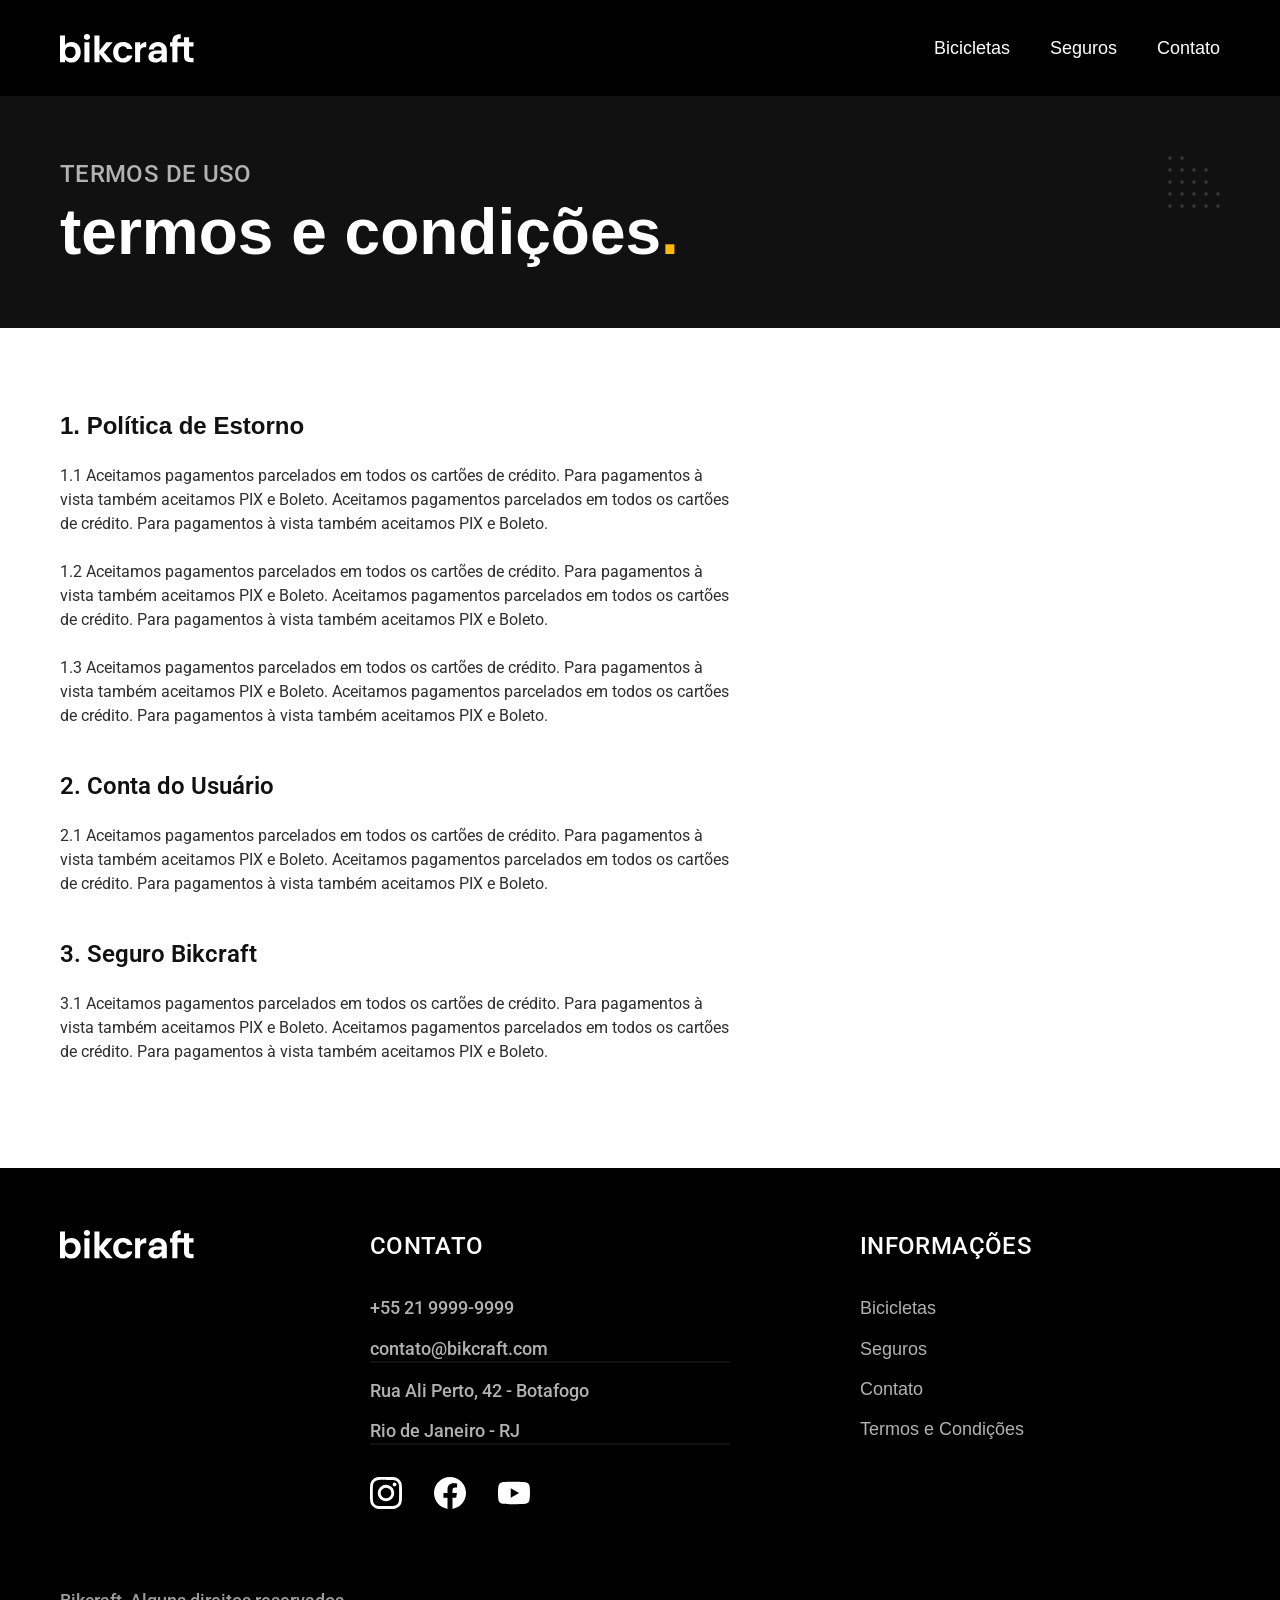
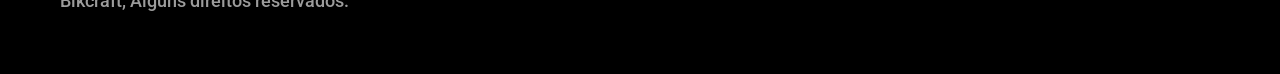
<file: bikcraft/termos.html>
<!DOCTYPE html>
<html lang="pt-br">
    <head>
        <meta charset="UTF-8">
        <meta name="viewport" content="width=device-width, initial-scale=1.0">
        <title>Termos e Condições | Bikcraft</title>
        <meta name="description" content="Termos e condições.">
        <link rel="icon" href="./favicon.svg" type="image/svg+xml">
        <link rel="preload" href="./css/style.min.css" as="style">
        <link rel="stylesheet" href="./css/style.min.css">
        <link rel="preconnect" href="https://fonts.googleapis.com">
    <link rel="preconnect" href="https://fonts.gstatic.com" crossorigin>
    <link href="https://fonts.googleapis.com/css2?family=Merriweather:italfamily=Poppins:ital,wght@0,100;0,200;0,300;0,400;0,500;0,600;0,700;0,800;0,900;1,100;1,200;1,300;1,400;1,500;1,600;1,700;1,800;1,900&family=Roboto:ital,wght@0,100..900;1,100..900&display=swap" rel="stylesheet">        
       <script>document.documentElement.classList.add('js');</script>
    </head>
    <body id="termos">
<header class="header-bg">
    <div class="header container">
        <a href="./">
            <img src="./img/bikcraft.svg" alt="Bikcraft">
        </a>

        <nav aria-label="primaria">
        <ul class="header-menu font-1-m cor-0">
            <li><a href="./bicicletas.html">Bicicletas</a></li>
            <li><a href="./seguros.html">Seguros</a></li>
            <li><a href="./contato.html">Contato</a></li>
        </ul>
        </nav>
    </div>
</header>

    <main>
        <div class="titulo-bg">
            <div class="titulo container">
                <p class="font-2-l-b cor-5">termos de uso</p>
                <h1 class="font-1-xxl cor-0">termos e condições<span class="cor-p1">.</span></h1>
            </div>
        </div>

        <div class="termos font-2-s cor-10 container">
            <h2 class="font-1-l cor-11">1. Política de Estorno</h2>
            <p>1.1 Aceitamos pagamentos parcelados em todos os cartões de crédito. Para pagamentos à vista também aceitamos PIX e Boleto. Aceitamos pagamentos parcelados em todos os cartões de crédito. Para pagamentos à vista também aceitamos PIX e Boleto.</p>
            <p>1.2 Aceitamos pagamentos parcelados em todos os cartões de crédito. Para pagamentos à vista também aceitamos PIX e Boleto. Aceitamos pagamentos parcelados em todos os cartões de crédito. Para pagamentos à vista também aceitamos PIX e Boleto.</p>
            <p>1.3 Aceitamos pagamentos parcelados em todos os cartões de crédito. Para pagamentos à vista também aceitamos PIX e Boleto. Aceitamos pagamentos parcelados em todos os cartões de crédito. Para pagamentos à vista também aceitamos PIX e Boleto.</p>
            <h2 class="font-1-1 cor-11">2. Conta do Usuário</h2>
            <p>2.1 Aceitamos pagamentos parcelados em todos os cartões de crédito. Para pagamentos à vista também aceitamos PIX e Boleto. Aceitamos pagamentos parcelados em todos os cartões de crédito. Para pagamentos à vista também aceitamos PIX e Boleto.</p>
            <h2 class="font-1-1 cor-11">3. Seguro Bikcraft</h2>
            <p>3.1 Aceitamos pagamentos parcelados em todos os cartões de crédito. Para pagamentos à vista também aceitamos PIX e Boleto. Aceitamos pagamentos parcelados em todos os cartões de crédito. Para pagamentos à vista também aceitamos PIX e Boleto.</p>
        </div>
    </main>


     <footer class="footer-bg">
         <div class="footer container">
            <img src="./img/bikcraft.svg" alt="Bikcraft">
            <div class="footer-contato">
                <h3 class="font-2-l-b cor-0">Contato</h3>
                <ul class="font-2-m cor-5">
                    <li><a href="tel:+552199999999">+55 21 9999-9999</a></li>
                    <li><a href="mailto:contato@bikcraft.com">contato@bikcraft.com</a></li>
                    <li>Rua Ali Perto, 42 - Botafogo</li>
                    <li>Rio de Janeiro - RJ</li>
                </ul>
                <div class="footer-redes">
                    <a href="./">
                        <img src="./img/redes/instagram.svg" alt="Instagram">
                    </a>
                     <a href="./">
                        <img src="./img/redes/facebook.svg" alt="Facebook">
                    </a>
                     <a href="./">
                        <img src="./img/redes/youtube.svg" alt="Youtuber">
                    </a>
                </div>
            </div>
            <div class="footer-informacoes">
                <h3 class="font-2-l-b cor-0">Informações</h3>
                <nav>
                    <ul class="font-1-m cor-5">
                    <li><a href="./bicicletas.html">Bicicletas</a></li>
                    <li><a href="./seguros.html">Seguros</a></li>
                    <li><a href="./contato.html">Contato</a></li>
                     <li><a href="./termos.html">Termos e Condições</a></li>                                       
                    </ul>
                </nav>
            </div>
            <p class="footer-copy font-2-m cor-6">Bikcraft, Alguns direitos reservados.</p>
         </div>
    </footer>
       <script src="./js/script.js"></script>
</body>
</html>
</file>
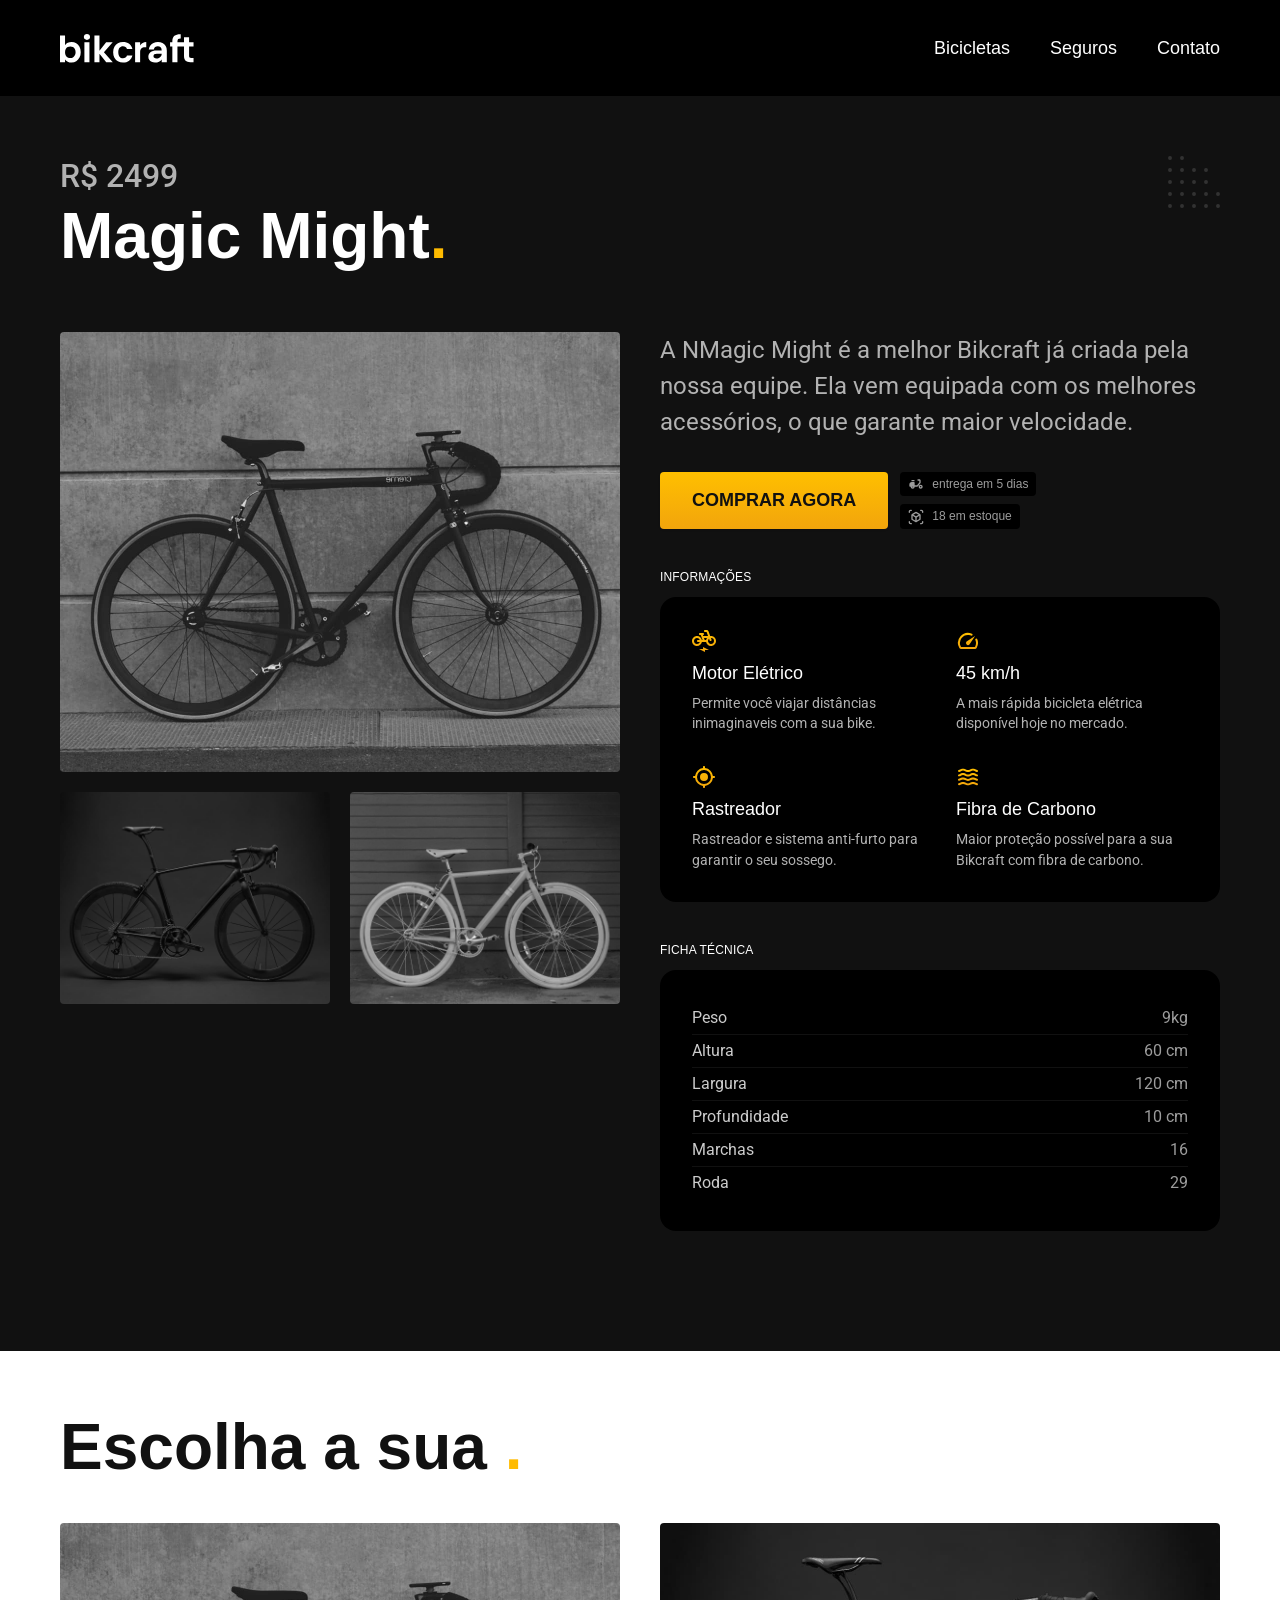
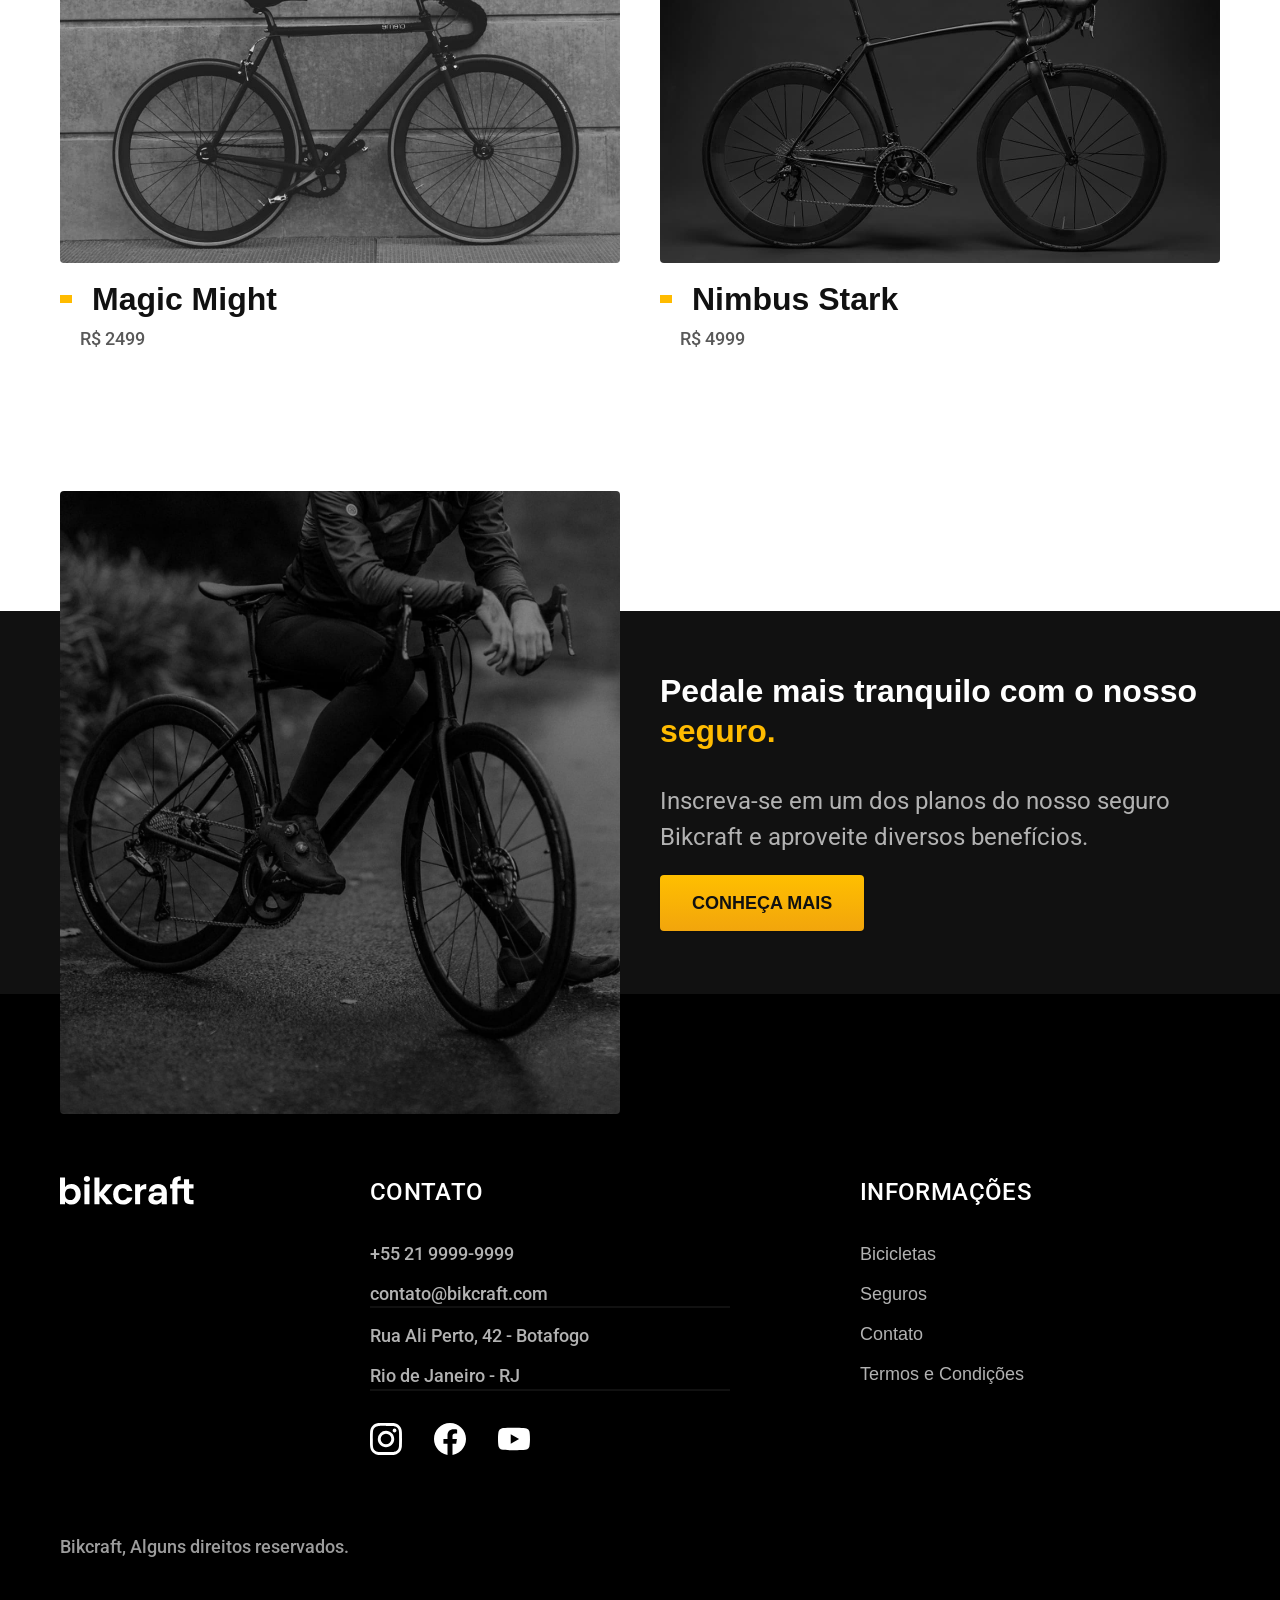
<file: bikcraft/bicicletas/magic.html>
<!DOCTYPE html>
<html lang="pt-br">
    <head>
        <meta charset="UTF-8">
        <meta name="viewport" content="width=device-width, initial-scale=1.0">
        <title>Magic | Bikcraft</title>
        <meta name="description" content="Termos e condições.">

         <link rel="icon" href="../favicon.svg" type="image/svg+xml">
        <link rel="stylesheet" href="../css/style.min.css">
        <link rel="preconnect" href="https://fonts.googleapis.com">
    <link rel="preconnect" href="https://fonts.gstatic.com" crossorigin>
    <link href="https://fonts.googleapis.com/css2?family=Merriweather:italfamily=Poppins:ital,wght@0,100;0,200;0,300;0,400;0,500;0,600;0,700;0,800;0,900;1,100;1,200;1,300;1,400;1,500;1,600;1,700;1,800;1,900&family=Roboto:ital,wght@0,100..900;1,100..900&display=swap" rel="stylesheet">        
       <script>document.documentElement.classList.add('js');</script>
    </head>
    <body id="bicicleta">
<header class="header-bg">
    <div class="header container">
        <a href="./">
            <img src="../img/bikcraft.svg" alt="Bikcraft">
        </a>

        <nav aria-label="primaria">
        <ul class="header-menu font-1-m cor-0">
            <li><a href="../bicicletas.html">Bicicletas</a></li>
            <li><a href="../seguros.html">Seguros</a></li>
            <li><a href="../contato.html">Contato</a></li>
        </ul>
        </nav>
    </div>
</header>

    <main class="titulo-bg">
        <div>
            <div class="titulo container">
                <p class="font-2-xl cor-5">R$ 2499</p>
                <h1 class="font-1-xxl cor-0">Magic Might<span class="cor-p1">.</span></h1>
            </div>
        </div>
        
        <div class="bicicleta container">
            <div class="bicicleta-imagens">
                <img src="../img/bicicleta/nimbus2.jpg" alt="">
                <img src="../img/bicicleta/nimbus1.jpg" alt="">
                <img src="../img/bicicleta/nimbus3.jpg" alt="">

            </div>
            <div class="bicicleta-conteudo">
                <p class="font-2-l cor-5">A NMagic Might é a melhor Bikcraft já criada pela nossa equipe. Ela vem equipada com os melhores acessórios, o que garante maior velocidade.</p>
                <div class="bicicleta-comprar">
                    <a class="botao" href="../orcamento.html?tipo=bikcraft&produto=magic">Comprar Agora</a>
                    <span class="font-1-xs cor-6"> <img src="../img/icones/entrega.svg" alt="">entrega em 5 dias</span>

                    <span class="font-1-xs cor-6"> <img src="../img/icones/estoque.svg" alt="">18 em estoque</span>
                </div>
           
            <h2 class="font-1-xs cor-0">Informações</h2>
            <ul class="bicicleta-informacoes">
                <li>
                    <img src="../img/icones/eletrica.svg" alt="">
                    <h3 class="font-1-m  cor-0">Motor Elétrico</h3>
                    <p class="font-2-xs cor-5">Permite você viajar distâncias inimaginaveis com a sua bike.</p>
                </li>

                <li>
                    <img src="../img/icones/velocidade.svg" alt="">
                    <h3 class="font-1-m  cor-0">45 km/h</h3>
                    <p class="font-2-xs cor-5">A mais rápida bicicleta elétrica disponível hoje no mercado.</p>
                </li>

                <li>
                    <img src="../img/icones/rastreador.svg" alt="">
                    <h3 class="font-1-m  cor-0">Rastreador</h3>
                    <p class="font-2-xs cor-5">Rastreador e sistema anti-furto para garantir o seu sossego.</p>
                </li>

                <li>
                    <img src="../img/icones/carbono.svg" alt="">
                    <h3 class="font-1-m  cor-0">Fibra de Carbono</h3>
                    <p class="font-2-xs cor-5">Maior proteção possível para a sua Bikcraft com fibra de carbono.</p>
                </li>

                
            </ul>
            <h2 class="font-1-xs cor-0">Ficha Técnica</h2>
            <ul class="bicicleta-ficha font-2-s cor-4">
                <li>Peso <span>9kg</span></li>
                <li>Altura <span>60 cm</span></li>
                <li>Largura <span>120 cm</span></li>
                <li>Profundidade <span>10 cm</span></li>
                <li>Marchas <span>16</span></li>
                <li>Roda <span>29</span></li>
            </ul>
 </div>
        </div>
    </main>
      <article class="bicicletas-lista container">
    <h2 class="font-1-xxl">Escolha a sua <span class="cor-p1">.</span></h2>

    <ul class="bicicletas-lista-items">
       <li>
            <a href="./magic.html">
                <img src="../img/bicicletas/magic.jpg" alt="Bicicleta preta">
                <h3 class="font-1-xl">Magic Might</h3>
                <span class="font-2-m cor-8">R$ 2499</span>
            </a>
       </li>

        <li>
            <a href="./nimbus.html">
                <img src="../img/bicicletas/nimbus.jpg" alt="Bicicleta preta">
                <h3 class="font-1-xl">Nimbus Stark</h3>
                <span class="font-2-m cor-8">R$ 4999</span>
            </a>
       </li>
    </ul>
    </article>

    <article class="seguro-bg"> 
        <div class="seguro container"> 
            <div class="seguro-imagem">
                <img src="../img/fotos/seguros.jpg" alt="Pessoa parada em cima de uma bicicleta">
            </div>
            <div class="seguro-conteudo">
                <h2 class="font-1-xl cor-0">Pedale mais tranquilo com o nosso <span class="cor-p1">seguro.</span></h2>
                <p class="font-2-l cor-5">Inscreva-se em um dos planos do nosso seguro Bikcraft e aproveite diversos benefícios.</p>
                <a class="botao" href="../seguros.html">Conheça Mais</a>
            </div>
        </div>
    </article>

     <footer class="footer-bg">
         <div class="footer container">
            <img src="../img/bikcraft.svg" alt="Bikcraft">
            <div class="footer-contato">
                <h3 class="font-2-l-b cor-0">Contato</h3>
                <ul class="font-2-m cor-5">
                    <li><a href="tel:+552199999999">+55 21 9999-9999</a></li>
                    <li><a href="mailto:contato@bikcraft.com">contato@bikcraft.com</a></li>
                    <li>Rua Ali Perto, 42 - Botafogo</li>
                    <li>Rio de Janeiro - RJ</li>
                </ul>
                <div class="footer-redes">
                    <a href="./">
                        <img src="../img/redes/instagram.svg" alt="Instagram">
                    </a>
                     <a href="./">
                        <img src="../img/redes/facebook.svg" alt="Facebook">
                    </a>
                     <a href="./">
                        <img src="../img/redes/youtube.svg" alt="Youtuber">
                    </a>
                </div>
            </div>
            <div class="footer-informacoes">
                <h3 class="font-2-l-b cor-0">Informações</h3>
                <nav>
                    <ul class="font-1-m cor-5">
                    <li><a href="../bicicletas.html">Bicicletas</a></li>
                    <li><a href="../seguros.html">Seguros</a></li>
                    <li><a href="../contato.html">Contato</a></li>
                     <li><a href="../termos.html">Termos e Condições</a></li>                                       
                    </ul>
                </nav>
            </div>
            <p class="footer-copy font-2-m cor-6">Bikcraft, Alguns direitos reservados.</p>
         </div>
    </footer>
       <script src="../js/script.js"></script>
</body>
</html>
</file>
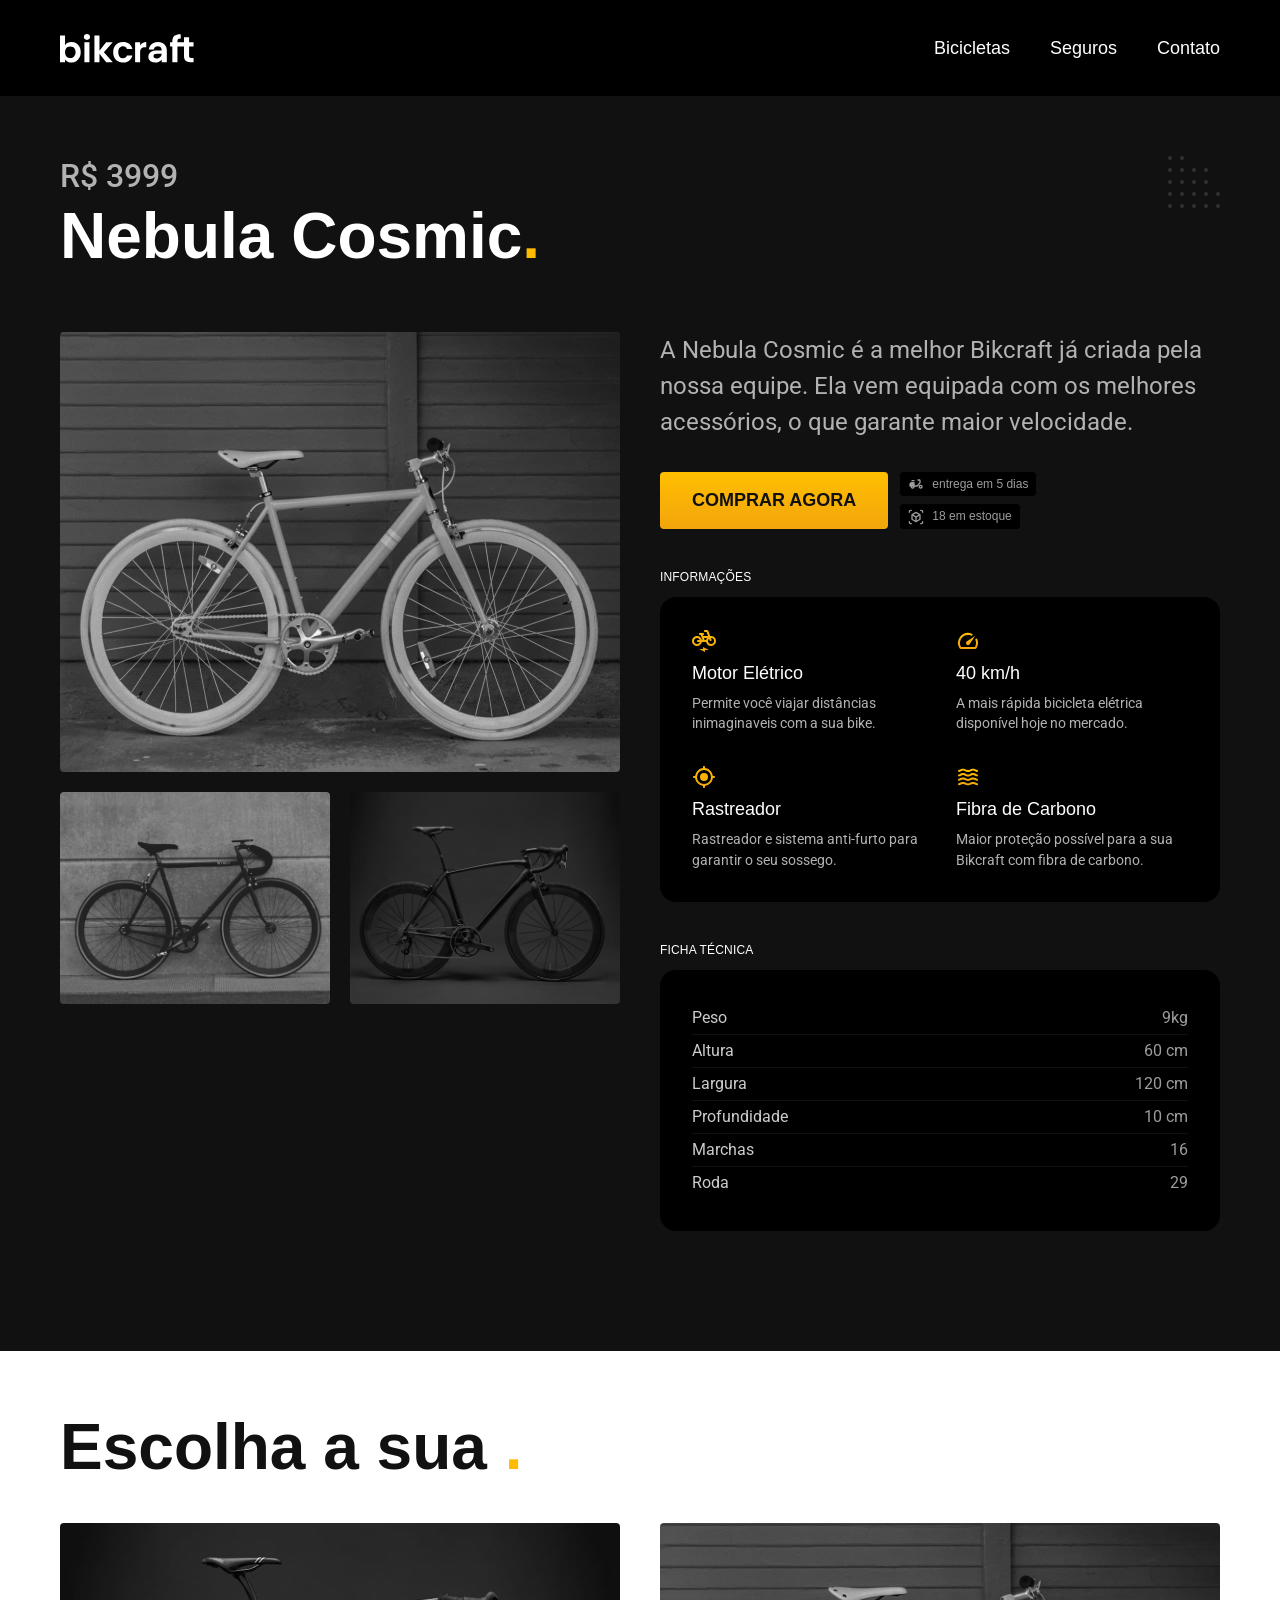
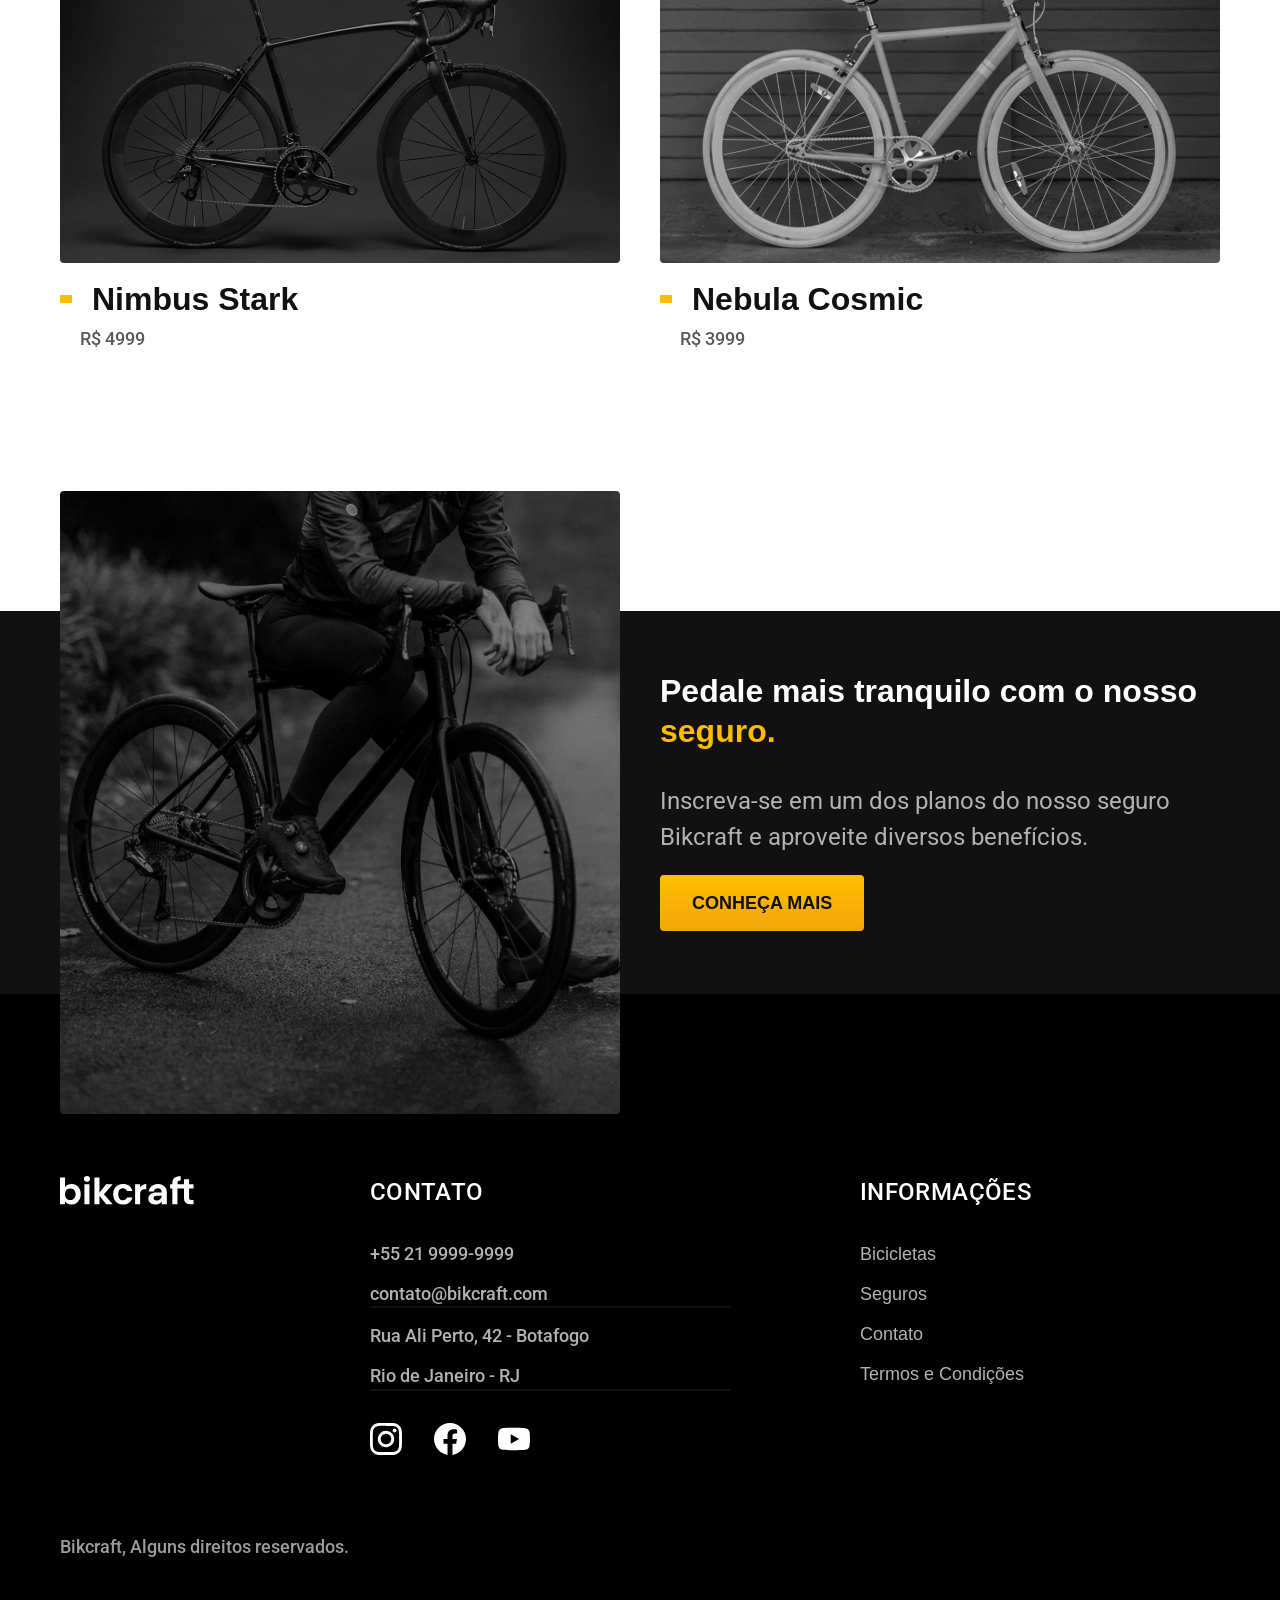
<file: bikcraft/bicicletas/nebula.html>
<!DOCTYPE html>
<html lang="pt-br">
    <head>
        <meta charset="UTF-8">
        <meta name="viewport" content="width=device-width, initial-scale=1.0">
        <title>Nebula | Bikcraft</title>
        <meta name="description" content="Termos e condições.">

         <link rel="icon" href="../favicon.svg" type="image/svg+xml">
        <link rel="stylesheet" href="../css/style.min.css">
        <link rel="preconnect" href="https://fonts.googleapis.com">
    <link rel="preconnect" href="https://fonts.gstatic.com" crossorigin>
    <link href="https://fonts.googleapis.com/css2?family=Merriweather:italfamily=Poppins:ital,wght@0,100;0,200;0,300;0,400;0,500;0,600;0,700;0,800;0,900;1,100;1,200;1,300;1,400;1,500;1,600;1,700;1,800;1,900&family=Roboto:ital,wght@0,100..900;1,100..900&display=swap" rel="stylesheet">        
       <script>document.documentElement.classList.add('js');</script>
    </head>
    <body id="bicicleta">
<header class="header-bg">
    <div class="header container">
        <a href="./">
            <img src="../img/bikcraft.svg" alt="Bikcraft">
        </a>

        <nav aria-label="primaria">
        <ul class="header-menu font-1-m cor-0">
            <li><a href="../bicicletas.html">Bicicletas</a></li>
            <li><a href="../seguros.html">Seguros</a></li>
            <li><a href="../contato.html">Contato</a></li>
        </ul>
        </nav>
    </div>
</header>

    <main class="titulo-bg">
        <div>
            <div class="titulo container">
                <p class="font-2-xl cor-5">R$ 3999</p>
                <h1 class="font-1-xxl cor-0">Nebula Cosmic<span class="cor-p1">.</span></h1>
            </div>
        </div>
        
        <div class="bicicleta container">
            <div  class="bicicleta-imagens">
                <img src="../img/bicicleta/nimbus3.jpg" alt="Nimbus 1">
                <img src="../img/bicicleta/nimbus2.jpg" alt="Nimbus 2">
                <img src="../img/bicicleta/nimbus1.jpg" alt="Nimbus 3">
            </div>

            <div class="bicicleta-conteudo">
                <p class="font-2-l cor-5">A Nebula Cosmic é a melhor Bikcraft já criada pela nossa equipe. Ela vem equipada com os melhores acessórios, o que garante maior velocidade.</p>
                <div class="bicicleta-comprar">
                    <a class="botao" href="../orcamento.html?tipo=bikcraft&produto=nebula">Comprar Agora</a>
                    <span class="font-1-xs cor-6"> <img src="../img/icones/entrega.svg" alt="">entrega em 5 dias</span>

                    <span class="font-1-xs cor-6"> <img src="../img/icones/estoque.svg" alt="">18 em estoque</span>
                </div>
           
            <h2 class="font-1-xs cor-0">Informações</h2>
            <ul class="bicicleta-informacoes">
                <li>
                    <img src="../img/icones/eletrica.svg" alt="">
                    <h3 class="font-1-m  cor-0">Motor Elétrico</h3>
                    <p class="font-2-xs cor-5">Permite você viajar distâncias inimaginaveis com a sua bike.</p>
                </li>

                <li>
                    <img src="../img/icones/velocidade.svg" alt="">
                    <h3 class="font-1-m  cor-0">40 km/h</h3>
                    <p class="font-2-xs cor-5">A mais rápida bicicleta elétrica disponível hoje no mercado.</p>
                </li>

                <li>
                    <img src="../img/icones/rastreador.svg" alt="">
                    <h3 class="font-1-m  cor-0">Rastreador</h3>
                    <p class="font-2-xs cor-5">Rastreador e sistema anti-furto para garantir o seu sossego.</p>
                </li>

                <li>
                    <img src="../img/icones/carbono.svg" alt="">
                    <h3 class="font-1-m  cor-0">Fibra de Carbono</h3>
                    <p class="font-2-xs cor-5">Maior proteção possível para a sua Bikcraft com fibra de carbono.</p>
                </li>

                
            </ul>
            <h2 class="font-1-xs cor-0">Ficha Técnica</h2>
            <ul class="bicicleta-ficha font-2-s cor-4">
                <li>Peso <span>9kg</span></li>
                <li>Altura <span>60 cm</span></li>
                <li>Largura <span>120 cm</span></li>
                <li>Profundidade <span>10 cm</span></li>
                <li>Marchas <span>16</span></li>
                <li>Roda <span>29</span></li>
            </ul>
 </div>
        </div>
    </main>
      <article class="bicicletas-lista container">
    <h2 class="font-1-xxl">Escolha a sua <span class="cor-p1">.</span></h2>

    <ul class="bicicletas-lista-items">
       <li>
            <a href="./nimbus.html">
                <img src="../img/bicicletas/nimbus.jpg" alt="Bicicleta preta">
                <h3 class="font-1-xl">Nimbus Stark</h3>
                <span class="font-2-m cor-8">R$ 4999</span>
            </a>
       </li>

        <li>
            <a href="./nebula.html">
                <img src="../img/bicicletas/nebula.jpg" alt="Bicicleta preta">
                <h3 class="font-1-xl">Nebula Cosmic</h3>
                <span class="font-2-m cor-8">R$ 3999</span>
            </a>
       </li>
    </ul>
    </article>

    <article class="seguro-bg"> 
        <div class="seguro container"> 
            <div class="seguro-imagem">
                <img src="../img/fotos/seguros.jpg" alt="Pessoa parada em cima de uma bicicleta">
            </div>
            <div class="seguro-conteudo">
                <h2 class="font-1-xl cor-0">Pedale mais tranquilo com o nosso <span class="cor-p1">seguro.</span></h2>
                <p class="font-2-l cor-5">Inscreva-se em um dos planos do nosso seguro Bikcraft e aproveite diversos benefícios.</p>
                <a class="botao" href="../seguros.html">Conheça Mais</a>
            </div>
        </div>
    </article>

     <footer class="footer-bg">
         <div class="footer container">
            <img src="../img/bikcraft.svg" alt="Bikcraft">
            <div class="footer-contato">
                <h3 class="font-2-l-b cor-0">Contato</h3>
                <ul class="font-2-m cor-5">
                    <li><a href="tel:+552199999999">+55 21 9999-9999</a></li>
                    <li><a href="mailto:contato@bikcraft.com">contato@bikcraft.com</a></li>
                    <li>Rua Ali Perto, 42 - Botafogo</li>
                    <li>Rio de Janeiro - RJ</li>
                </ul>
                <div class="footer-redes">
                    <a href="./">
                        <img src="../img/redes/instagram.svg" alt="Instagram">
                    </a>
                     <a href="./">
                        <img src="../img/redes/facebook.svg" alt="Facebook">
                    </a>
                     <a href="./">
                        <img src="../img/redes/youtube.svg" alt="Youtuber">
                    </a>
                </div>
            </div>
            <div class="footer-informacoes">
                <h3 class="font-2-l-b cor-0">Informações</h3>
                <nav>
                    <ul class="font-1-m cor-5">
                    <li><a href="../bicicletas.html">Bicicletas</a></li>
                    <li><a href="../seguros.html">Seguros</a></li>
                    <li><a href="../contato.html">Contato</a></li>
                     <li><a href="../termos.html">Termos e Condições</a></li>                                       
                    </ul>
                </nav>
            </div>
            <p class="footer-copy font-2-m cor-6">Bikcraft, Alguns direitos reservados.</p>
         </div>
    </footer>
       <script src="../js/script.js"></script>
</body>
</html>
</file>
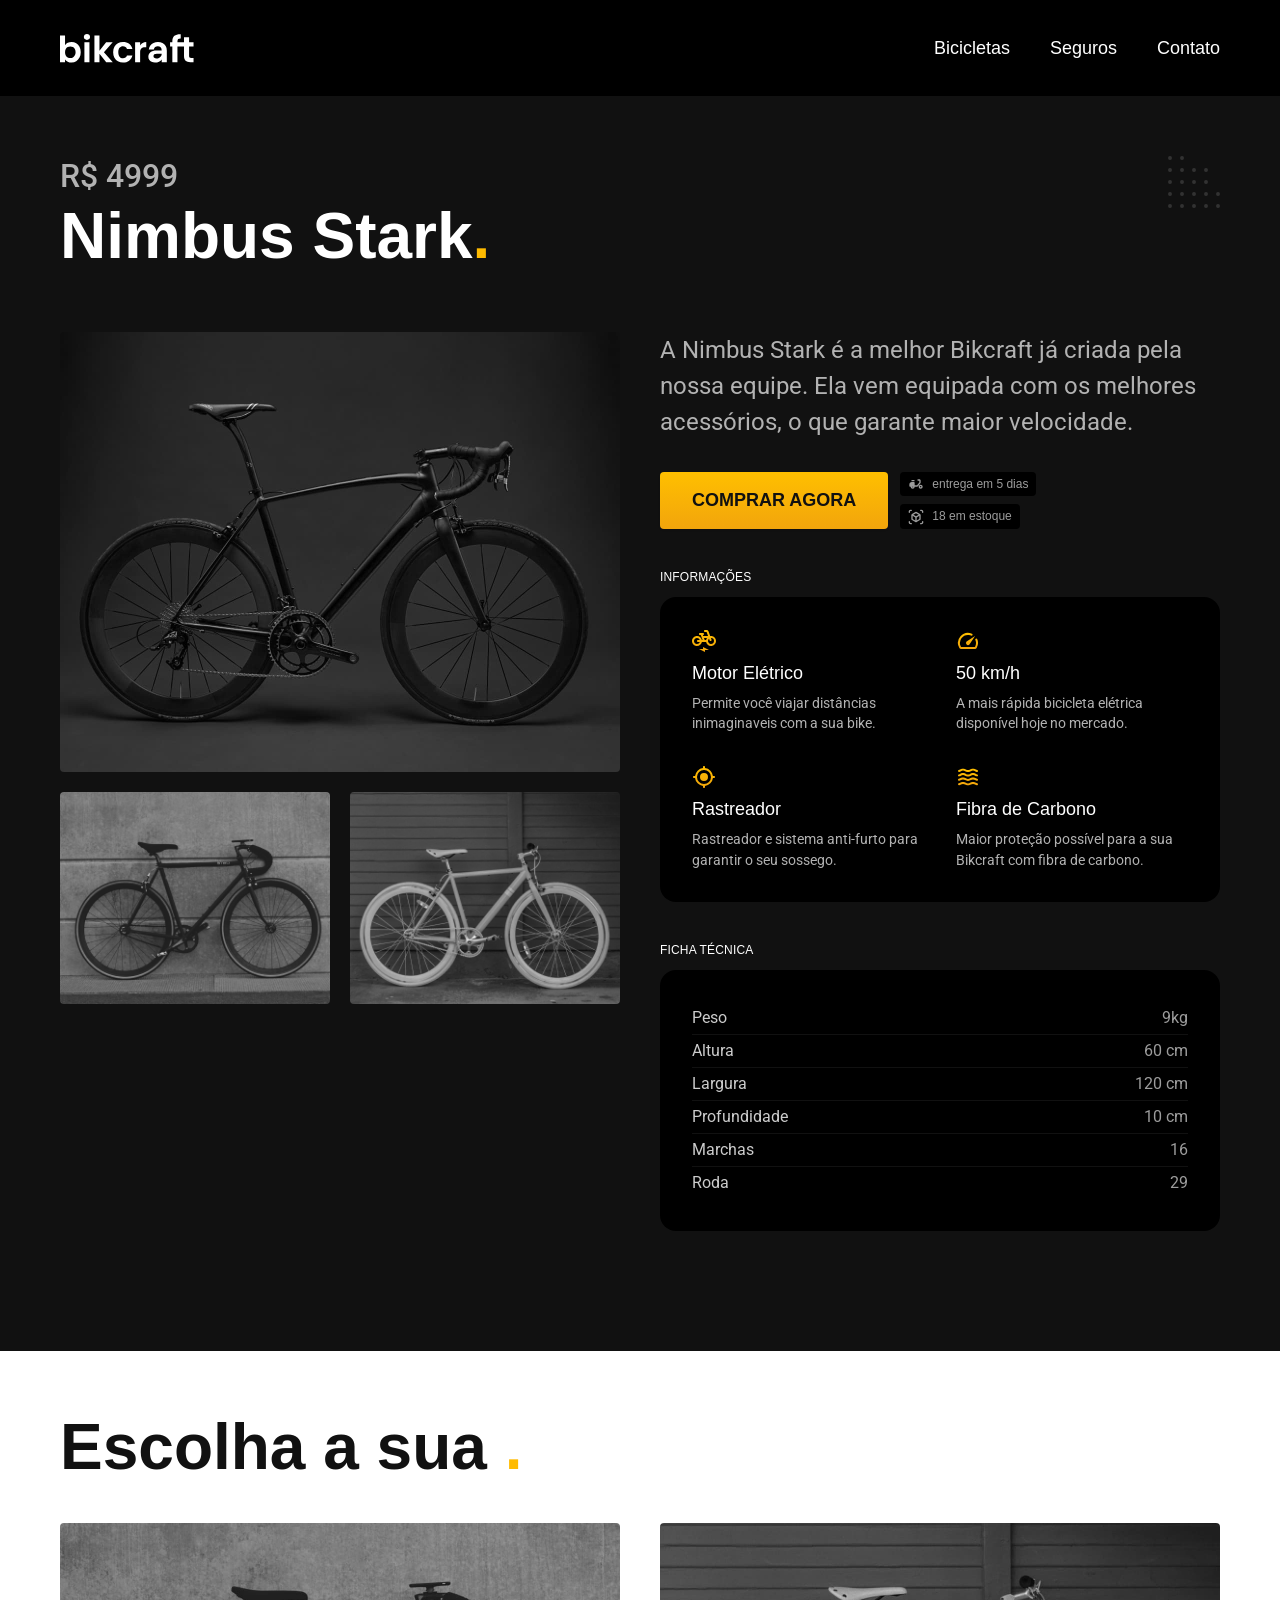
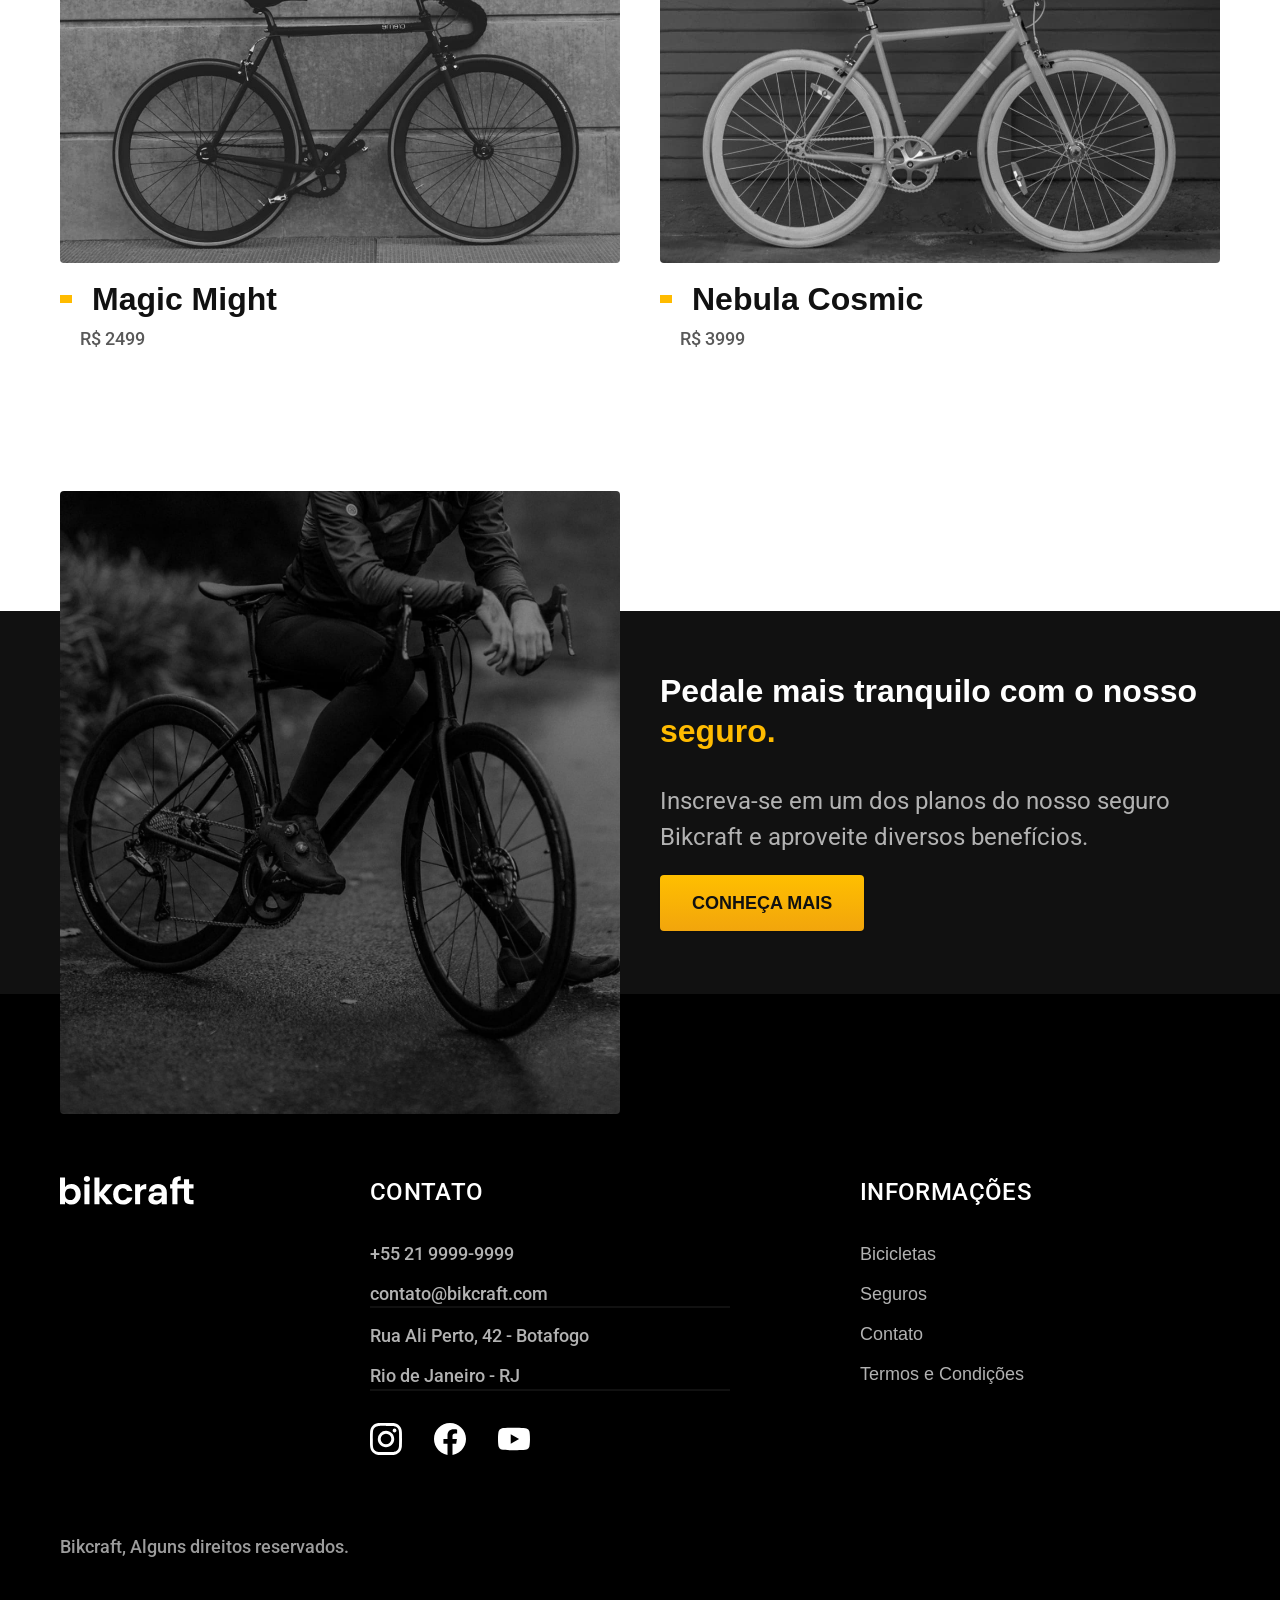
<file: bikcraft/bicicletas/nimbus.html>
<!DOCTYPE html>
<html lang="pt-br">
    <head>
        <meta charset="UTF-8">
        <meta name="viewport" content="width=device-width, initial-scale=1.0">
        <title>Nimbus | Bikcraft</title>
        <meta name="description" content="Termos e condições.">

         <link rel="icon" href="../favicon.svg" type="image/svg+xml">
        <link rel="stylesheet" href="../css/style.min.css">
        <link rel="preconnect" href="https://fonts.googleapis.com">
    <link rel="preconnect" href="https://fonts.gstatic.com" crossorigin>
    <link href="https://fonts.googleapis.com/css2?family=Merriweather:italfamily=Poppins:ital,wght@0,100;0,200;0,300;0,400;0,500;0,600;0,700;0,800;0,900;1,100;1,200;1,300;1,400;1,500;1,600;1,700;1,800;1,900&family=Roboto:ital,wght@0,100..900;1,100..900&display=swap" rel="stylesheet">        
       <script>document.documentElement.classList.add('js');</script>
    </head>
    <body id="bicicleta">
<header class="header-bg">
    <div class="header container">
        <a href="./">
            <img src="../img/bikcraft.svg" alt="Bikcraft">
        </a>

        <nav aria-label="primaria">
        <ul class="header-menu font-1-m cor-0">
            <li><a href="../bicicletas.html">Bicicletas</a></li>
            <li><a href="../seguros.html">Seguros</a></li>
            <li><a href="../contato.html">Contato</a></li>
        </ul>
        </nav>
    </div>
</header>

    <main class="titulo-bg">
        <div>
            <div class="titulo container">
                <p class="font-2-xl cor-5">R$ 4999</p>
                <h1 class="font-1-xxl cor-0">Nimbus Stark<span class="cor-p1">.</span></h1>
            </div>
        </div>
        
        <div class="bicicleta container">
            <div class="bicicleta-imagens">
                <img src="../img/bicicleta/nimbus1.jpg" alt="">
                <img src="../img/bicicleta/nimbus2.jpg" alt="">
                <img src="../img/bicicleta/nimbus3.jpg" alt="">

            </div>
            <div class="bicicleta-conteudo">
                <p class="font-2-l cor-5">A Nimbus Stark é a melhor Bikcraft já criada pela nossa equipe. Ela vem equipada com os melhores acessórios, o que garante maior velocidade.</p>
                <div class="bicicleta-comprar">
                    <a class="botao" href="../orcamento.html?tipo=bikcraft&produto=nimbus">Comprar Agora</a>
                    <span class="font-1-xs cor-6"> <img src="../img/icones/entrega.svg" alt="">entrega em 5 dias</span>

                    <span class="font-1-xs cor-6"> <img src="../img/icones/estoque.svg" alt="">18 em estoque</span>
                </div>
           
            <h2 class="font-1-xs cor-0">Informações</h2>
            <ul class="bicicleta-informacoes">
                <li>
                    <img src="../img/icones/eletrica.svg" alt="">
                    <h3 class="font-1-m  cor-0">Motor Elétrico</h3>
                    <p class="font-2-xs cor-5">Permite você viajar distâncias inimaginaveis com a sua bike.</p>
                </li>

                <li>
                    <img src="../img/icones/velocidade.svg" alt="">
                    <h3 class="font-1-m  cor-0">50 km/h</h3>
                    <p class="font-2-xs cor-5">A mais rápida bicicleta elétrica disponível hoje no mercado.</p>
                </li>

                <li>
                    <img src="../img/icones/rastreador.svg" alt="">
                    <h3 class="font-1-m  cor-0">Rastreador</h3>
                    <p class="font-2-xs cor-5">Rastreador e sistema anti-furto para garantir o seu sossego.</p>
                </li>

                <li>
                    <img src="../img/icones/carbono.svg" alt="">
                    <h3 class="font-1-m  cor-0">Fibra de Carbono</h3>
                    <p class="font-2-xs cor-5">Maior proteção possível para a sua Bikcraft com fibra de carbono.</p>
                </li>

                
            </ul>
            <h2 class="font-1-xs cor-0">Ficha Técnica</h2>
            <ul class="bicicleta-ficha font-2-s cor-4">
                <li>Peso <span>9kg</span></li>
                <li>Altura <span>60 cm</span></li>
                <li>Largura <span>120 cm</span></li>
                <li>Profundidade <span>10 cm</span></li>
                <li>Marchas <span>16</span></li>
                <li>Roda <span>29</span></li>
            </ul>
 </div>
        </div>
    </main>
      <article class="bicicletas-lista container">
    <h2 class="font-1-xxl">Escolha a sua <span class="cor-p1">.</span></h2>

    <ul class="bicicletas-lista-items">
       <li>
            <a href="./magic.html">
                <img src="../img/bicicletas/magic.jpg" alt="Bicicleta preta">
                <h3 class="font-1-xl">Magic Might</h3>
                <span class="font-2-m cor-8">R$ 2499</span>
            </a>
       </li>

        <li>
            <a href="./nebula.html">
                <img src="../img/bicicletas/nebula.jpg" alt="Bicicleta preta">
                <h3 class="font-1-xl">Nebula Cosmic</h3>
                <span class="font-2-m cor-8">R$ 3999</span>
            </a>
       </li>
    </ul>
    </article>

    <article class="seguro-bg"> 
        <div class="seguro container"> 
            <div class="seguro-imagem">
                <img src="../img/fotos/seguros.jpg" alt="Pessoa parada em cima de uma bicicleta">
            </div>
            <div class="seguro-conteudo">
                <h2 class="font-1-xl cor-0">Pedale mais tranquilo com o nosso <span class="cor-p1">seguro.</span></h2>
                <p class="font-2-l cor-5">Inscreva-se em um dos planos do nosso seguro Bikcraft e aproveite diversos benefícios.</p>
                <a class="botao" href="../seguros.html">Conheça Mais</a>
            </div>
        </div>
    </article>

     <footer class="footer-bg">
         <div class="footer container">
            <img src="../img/bikcraft.svg" alt="Bikcraft">
            <div class="footer-contato">
                <h3 class="font-2-l-b cor-0">Contato</h3>
                <ul class="font-2-m cor-5">
                    <li><a href="tel:+552199999999">+55 21 9999-9999</a></li>
                    <li><a href="mailto:contato@bikcraft.com">contato@bikcraft.com</a></li>
                    <li>Rua Ali Perto, 42 - Botafogo</li>
                    <li>Rio de Janeiro - RJ</li>
                </ul>
                <div class="footer-redes">
                    <a href="./">
                        <img src="../img/redes/instagram.svg" alt="Instagram">
                    </a>
                     <a href="./">
                        <img src="../img/redes/facebook.svg" alt="Facebook">
                    </a>
                     <a href="./">
                        <img src="../img/redes/youtube.svg" alt="Youtuber">
                    </a>
                </div>
            </div>
            <div class="footer-informacoes">
                <h3 class="font-2-l-b cor-0">Informações</h3>
                <nav>
                    <ul class="font-1-m cor-5">
                    <li><a href="../bicicletas.html">Bicicletas</a></li>
                    <li><a href="../seguros.html">Seguros</a></li>
                    <li><a href="../contato.html">Contato</a></li>
                     <li><a href="../termos.html">Termos e Condições</a></li>                                       
                    </ul>
                </nav>
            </div>
            <p class="footer-copy font-2-m cor-6">Bikcraft, Alguns direitos reservados.</p>
         </div>
    </footer>
       <script src="../js/script.js"></script>
</body>
</html>
</file>
<file: bikcraft/css/style.min.css>
body{margin:0;font-family:Arial,Helvetica,sans-serif;color:#111}blockquote,dd,h1,h2,h3,h4,p,ul{margin:0}ul{padding:0;list-style:none}a{text-decoration:none;color:inherit}img{max-width:100%;display:block}img[src$=".jpg"]{border-radius:4px}.font-1-xs{font:400 0.75rem/1.35 Poppins,sans-serif}.font-2-xs{font:400 0.875rem/1.43 Roboto,sans-serif}.font-1-s{font:400 1rem/1.5 Poppins,sans-serif}.font-2-s{font:400 1rem/1.5 Roboto,sans-serif}.font-1-m,.font-1-m-b{font:400 1.125rem/1.35 Poppins,sans-serif}.font-1-m-b{font-weight:600}.font-2-m{font:500 1.125rem/1.35 Roboto,sans-serif}.font-1-l{font:400 1.5rem/1.5 Poppins,sans-serif}.font-2-l,.font-2-l-b{font:400 1.5rem/1.5 Roboto,sans-serif}.font-2-l-b{font-weight:500;letter-spacing:.015em;text-transform:uppercase}.font-1-xl{font:600 2rem/1.25 Poppins,sans-serif}.font-2-xl{font:500 2rem/1.25 Roboto,sans-serif}.font-1-xxl{font:600 4rem/1.125 Poppins,sans-serif}@media (max-width:1200px){.font-1-xxl{font-size:3rem}.font-2-l,.font-2-l-b{font-size:1.125rem}}@media (max-width:800px){.font-1-xxl{font-size:3rem}.font-1-xl,.font-2-xl{font-size:1.5rem}}:root{--cor-0:#ffffff;--cor-1:#f7f7f7;--cor-2:#EDEDED;--cor-3:#DEDEDE;--cor-4:#CCCCCC;--cor-5:#b2b2b2;--cor-6:#9C9C9C;--cor-7:#717171;--cor-8:#595959;--cor-9:#404040;--cor-10:#2E2E2E;--cor-11:#111111;--cor-12:#000000;--cor-p1:#ffbb00;--cor-p2:#E4A30B;--cor-p3:#A66F00;--cor-p4:#664400;--cor-p5:#332200}.cor-0{color:var(--cor-0)}.cor-1{color:var(--cor-1)}.cor-2{color:var(--cor-2)}.cor-3{color:var(--cor-3)}.cor-4{color:var(--cor-4)}.cor-5{color:var(--cor-5)}.cor-6{color:var(--cor-6)}.cor-7{color:var(--cor-7)}.cor-8{color:var(--cor-8)}.cor-9{color:var(--cor-9)}.cor-10{color:var(--cor-10)}.cor-11{color:var(--cor-11)}.cor-12{color:var(--cor-12)}.cor-p1{color:var(--cor-p1)}.cor-p2{color:var(--cor-p2)}.cor-p3{color:var(--cor-p3)}.cor-p4{color:var(--cor-p4)}.cor-p5{color:var(--cor-p5)}.header-bg{background:var(--cor-12)}.header{display:flex;flex-wrap:wrap;gap:20px;justify-content:space-between;align-items:center;padding-top:20px;padding-bottom:20px}.header-menu{display:flex;flex-wrap:wrap;gap:40px}.header-menu a{display:inline-block;padding:16px 0;position:relative}.header-menu a::after{content:"";display:block;height:2px;width:0;background:var(--cor-0);margin-top:4px;transition:.3s;position:absolute}.header-menu a.ativo::after,.header-menu a:hover:after{width:100%}@media (max-width:800px){.header-menu{gap:20px}.header-menu a{background:var(--cor-11);padding:12px 1rem;border-radius:4px}.header-menu a:hover{background-color:var(--cor-10)}.header a:after{display:none}}@media(max-width:600px){.header-menu{gap:12px}.header-menu a{padding:8px 12px;font-size:14px}}.footer-bg{background-color:var(--cor-12)}.footer{display:grid;grid-template-columns:3fr 5fr 4fr;gap:40px;padding-top:60px;padding-bottom:60px}.footer h3{margin-bottom:2rem}.footer-contato ul{margin-bottom:2rem}.footer-contato li:nth-child(2n):after{content:"";display:block;max-width:360px;height:2px;background:var(--cor-11)}.footer li{margin-bottom:1rem}.footer-redes{display:flex;gap:2rem}.footer a:hover{color:var(--cor-0)}.footer-copy{grid-column:1/-1;margin-top:40px}@media (max-width:800px){.footer>img{display:none}.footer{grid-template-columns:1fr 1fr}}@media (max-width:600px){.footer{grid-template-columns:1fr;gap:60px}.footer-copy{margin-top:0}}.container{box-sizing:border-box;max-width:1200px;padding-left:20px;padding-right:20px;margin-left:auto;margin-right:auto}.botao{display:inline-block;padding:1rem 2rem;background:linear-gradient(#ffbf00,#f2a50c);border-radius:4px;box-shadow:0 1px 2px rgba(0,0,0,.1);text-transform:uppercase;font:600 1.125rem/1.35 Poppins,sans-serif;max-width:max-content;border:none;cursor:pointer}.botao:hover{background:linear-gradient(#ffb60d,#e59317)}.botao.secundario{background:var(--cor-10);color:var(--cor-2)}.botao.secundario:hover{background:var(--cor-9)}.botao.seta{display:flex;align-items:center}.botao.seta::after{content:"";display:inline-block;width:18px;height:10px;margin-left:12px;background:url("../img/icones/seta.svg");transition:transform .2s}.botao.seta:hover::after{transform:translateX(4px)}@media(max-width:600px){.botao{padding:12px 1rem;font-size:1rem}}.link{display:inline-block;color:var(--cor-p1);font:500 1.5rem/1.5 Poppins,sans-serif;text-transform:uppercase}.link::after{content:"";display:block;width:100%;height:4px;background-color:currentColor}.link:hover{color:var(--cor-0)}.titulo-bg{padding-top:60px;padding-bottom:60px;background:var(--cor-11)}.titulo{background:url("../img/dec/top-right.svg") no-repeat top right 20px}.titulo p{margin-bottom:4px}@media(max-width:800px){.titulo{padding-top:40px;padding-bottom:40px}.titulo p{font-size:1rem;text-transform:lowercase;font-weight:400}}.introducao-bg{background:var(--cor-12) url("../img/dec/bottom-left.svg") no-repeat bottom 160px left 20px;box-shadow:inset 0 -120px #fff}.introducao{display:grid;grid-template-columns:1fr 1fr;gap:0 40px}.introducao-conteudo{align-self:end;padding-bottom:200px}.introducao img{width:100%;height:100%;object-fit:cover;border-radius:4px}.introducao h1{margin-bottom:2rem}.introducao p{margin-bottom:20px}@media(max-width:800px){.introducao-bg{background:var(--cor-11);padding-top:40px;box-shadow:inset 0 -60px var(--cor-0)}.introducao{grid-template-columns:1fr;gap:2rem}.introducao-conteudo{padding-bottom:0}.introducao h1{margin-bottom:1rem}.introducao img{height:300px;width:100%}}.tecnologia-bg{background-color:var(--cor-11);box-shadow:inset 0 80px var(--cor-0),inset 0 -80px var(--cor-0)}.tecnologia{display:grid;grid-template-columns:1fr 1fr;gap:40px}.tecnologia-imagem img{width:100%;height:100%;object-fit:cover;object-position:left}.tecnologia-conteudo{padding-top:160px;padding-bottom:160px}.tecnologia-conteudo>span{display:block;margin-bottom:20px}.tecnologia-conteudo h2{margin-bottom:32px}.tecnologia-conteudo>p{margin-bottom:20px}.tecnologia a{margin-bottom:80px}.tecnologia-vantagens{display:flex;gap:40px}.tecnologia-vantagens h3{margin-bottom:8px;width:max-content}.tecnologia-vantagens img{width:24px;margin-bottom:8px}@media (max-width:800px){.tecnologia-bg{box-shadow:initial}.tecnologia{grid-template-columns:1fr}.tecnologia-conteudo{padding-top:60px;padding-bottom:60px}.tecnologia-imagem{display:none}.tecnologia a{margin-bottom:60px}}@media (max-width:600px){.tecnologia-vantagens{flex-direction:column}}.parceiros{padding-top:60px;padding-bottom:120px}.parceiros h2{margin-bottom:60px}.parceiros ul{padding:0 20px;max-width:1400px;display:grid;grid-template-columns:repeat(4,1fr);margin:0 auto}.parceiros li{display:flex;padding:2rem;border-left:2px solid var(--cor-2)}.parceiros img{margin:0 auto}.parceiros li:first-child,.parceiros li:nth-child(5){border-left:none}.parceiros li:nth-child(n+5){border-top:2px solid var(--cor-2)}@media (max-width:800px){.parceiros{padding-bottom:60px}.parceiros li{padding:20px}.parceiros h2{margin-bottom:20px}.parceiros ul{grid-template-columns:repeat(2,1fr)}.parceiros li:nth-child(n+3){border-top:2px solid var(--cor-2)}.parceiros li:nth-child(odd){border-left:none}}.depoimento{display:grid;grid-template-columns:1fr 1fr;background-color:var(--cor-p1);overflow:hidden}.depoimento img{width:100%;height:100%;object-fit:cover;border-radius:0}.depoimento-conteudo{padding:40px 40px 80px 80px;align-self:end;background:url("../img/dec/bottom-right-p.svg") no-repeat bottom 40px right 40px}.depoimento-conteudo p{max-width:32ch;font-family:Merriweather,serif;font-style:italic;font-weight:900;margin-bottom:32px;position:relative}.depoimento p::after,.depoimento p::before{font-size:5rem;color:var(--cor-p2);position:absolute}.depoimento p::before{content:'“';left:-50px;top:-20px}.depoimento p::after{content:'”'}@media(min-width:1200px){.depoimento img{max-width:520px}}@media(max-width:800px){.depoimento{grid-template-columns:1fr;text-align:center}.depoimento img{max-height:200px}.depoimento-conteudo{padding:40px 20px;justify-self:start}}.seguros-bg{background-color:var(--cor-11)}.seguros{padding-top:60px;padding-bottom:60px;display:grid;grid-template-columns:1fr 1fr;gap:40px;align-items:center}#seguros .seguros{padding-top:0}.seguros h2{grid-column:1/-1}.seguros-item{background-color:var(--cor-12);padding:2rem 2rem 2rem 60px;display:grid;grid-template-columns:1fr auto;border-radius:4px}.seguros-item h3{margin-bottom:40px}.seguros-item span{grid-column:2;display:block;text-align:right}.seguros-item ul{grid-column:1/-1;margin-bottom:2rem}.seguros-item li{display:flex;align-items:center;position:relative}.seguros-item li+li{margin-top:20px}.seguros-item li::before{content:"";display:inline-block;width:13px;height:9px;background-image:url("../img/icones/lista.svg");position:absolute;left:-21px}.seguros-item a{grid-column:1/-1}@media(max-width:800){.seguros{grid-template-columns:1fr}}.vantagens-bg{background:var(--cor-12);--padding:120px}.vantagens{padding-top:var(--padding);padding-bottom:var(--padding)}.vantagens h2{margin-bottom:60px}.vantagens ul{display:grid;grid-template-columns:repeat(auto-fit,minmax(280px,max-content));gap:40px 80px}.vantagens h3,.vantagens img{margin-bottom:8px}@media (max-width:800px){.vantagens-bg{--padding:60px}.vantagens h2{margin-bottom:40px}.vantagens ul{gap:20px}}.perguntas{padding-top:120px;padding-bottom:120px}.perguntas h2{margin-bottom:60px}.perguntas dl>div{padding:20px;border-radius:4px}.perguntas dl>div:nth-child(odd){background-color:var(--cor-1)}.perguntas button{display:grid;grid-template-columns:auto 1fr auto;align-items:center;gap:8px;cursor:pointer;border:none;background:0 0;width:100%;text-align:left}.perguntas button::before{content:"";display:inline-block;width:12px;height:8px;background-color:var(--cor-p1)}.perguntas button::after{content:"";display:inline-block;width:14px;height:6px;background:url("../img/icones/seta-abrir.svg");transition:.3s}.perguntas button:hover::after,.perguntas button[aria-expanded=true]::after{transform:rotate(180deg)}.perguntas dd{display:none}.perguntas dd.ativa{display:block}.perguntas dd{padding-left:20px;padding-top:1rem;max-width:80ch}@media (max-width:800px){.perguntas{padding-top:60px;padding-bottom:60px}.perguntas h2{margin-bottom:40px}}.termos{padding-top:80px;padding-bottom:80px}.termos h2{font-weight:600;margin-bottom:20px}.termos p+h2{margin-top:40px}.termos p{max-width:75ch;margin-bottom:24px}.bicicletas-lista{padding-top:60px;padding-bottom:120px}.bicicletas-lista h2{margin-bottom:40px}.bicicletas-lista-items{display:flex;gap:40px;padding:0 20px 20px;max-width:1400px;margin-left:auto;margin-right:auto;overflow:auto}#bicicleta .bicicletas-lista-items{padding:0 0 20px 0}.bicicletas-lista-items li{min-width:280px}.bicicletas-lista a{display:block}.bicicletas-lista img{margin-bottom:16px}.bicicletas-lista h3{margin-bottom:8px;display:flex;align-items:center}.bicicletas-lista h3::before{content:"";display:inline-block;height:8px;width:12px;margin-right:20px;background-color:var(--cor-p1);transition:width .2s}.bicicletas-lista a:hover h3::before{width:24px}.bicicletas-lista li span{padding-left:20px}@media (max-width:800px){.bicicletas-lista{padding-bottom:60px}.bicicletas-lista ul{gap:20px}}.bicicletas-bg{background-image:linear-gradient(to right,var(--cor-0) 30%,var(--cor-11) 0)}.bicicletas{display:grid;grid-template-columns:1fr 1fr;gap:40px;padding-top:60px;padding-bottom:60px;background:url("../img/dec/top-right.svg") no-repeat top 40px right 20px}.bicicletas-imagem{display:grid}.bicicletas-imagem img{grid-area:1/1}.bicicletas-imagem span{grid-area:1/1;place-self:start end;margin-top:20px;display:inline-block;background:var(--cor-12);padding:8px 16px 8px 8px;border-radius:4px 0 0 4px}.bicicletas-conteudo{display:grid;grid-template-columns:1fr auto;align-content:start}.bicicletas h2,.bicicletas p{grid-column:1/-1}.bicicletas h2{margin-bottom:20px}.bicicletas h2::before{content:"";display:block;width:12px;height:8px;background-color:var(--cor-p1);margin-bottom:8px}.bicicletas p{margin-bottom:2rem}.bicicletas a{place-self:end}.bicicletas li{display:flex;align-items:center}.bicicletas ul{display:grid;gap:1rem}.bicicletas-conteudo img{width:24px;margin-right:8px}@media (max-width:800px){.bicicletas-bg{background:var(--cor-11)}.bicicletas{grid-template-columns:1fr;gap:20px;padding-top:40px;padding-bottom:40px}}@media (max-width:600px){.bicicletas-conteudo{grid-template-columns:1fr}.bicicletas ul{font-size:1rem;grid-template-columns:1fr 1fr;margin-bottom:2rem}.bicicletas a{place-self:start}}.seguro-bg{background-color:var(--cor-11);box-shadow:inset 0 120px var(--cor-0),inset 0 -120px var(--cor-12)}.seguro{display:grid;grid-template-columns:1fr 1fr;gap:40px}.seguro-imagem img{width:100%;height:100%;object-fit:cover}.seguro-conteudo{padding-top:180px;padding-bottom:180px}.seguro h2{margin-bottom:2rem}.seguro p{margin-bottom:20px}@media (max-width:800px){.seguro-bg{background-color:var(--cor-11);box-shadow:inset 0 -60px var(--cor-12)}.seguro{grid-template-columns:1fr}.seguro-conteudo{grid-row:1;padding-top:40px;padding-bottom:0}}.bicicleta{display:grid;grid-template-columns:1fr 1fr;align-items:start;gap:40px;padding-top:60px;padding-bottom:60px}#bicicleta .titulo p{text-transform:uppercase}.bicicleta-imagens{display:flex;flex-wrap:wrap;gap:20px}.bicicleta-imagens img{flex:1;min-width:200px}.bicicleta-imagens img:first-child{min-width:100%}.bicicleta-conteudo>p{margin-bottom:2rem}.bicicleta-comprar{display:grid;grid-template-columns:max-content auto;align-items:center;justify-items:start;gap:8px 12px;margin-bottom:40px}.bicicleta-comprar a{grid-row:span 2}.bicicleta-comprar span{display:flex;align-items:center;background-color:var(--cor-12);gap:8px;padding:4px 8px;border-radius:4px}.bicicleta-conteudo h2{text-transform:uppercase;letter-spacing:.015em;margin-bottom:12px}.bicicleta-ficha,.bicicleta-informacoes{padding:2rem;background-color:var(--cor-12);border-radius:1rem}.bicicleta-informacoes{margin-bottom:40px;display:grid;grid-template-columns:1fr 1fr;gap:2rem}.bicicleta-informacoes img{width:24px;margin-bottom:8px}.bicicleta-informacoes h3{margin-bottom:8px}.bicicleta-ficha li{padding:4px 0;display:flex;justify-content:space-between;border-bottom:1px solid var(--cor-11)}.bicicleta-ficha li:last-child{border-bottom:none}.bicicleta-ficha span{color:var(--cor-6)}@media (max-width:800px){.bicicleta{grid-template-columns:1fr;padding-top:40px;padding-bottom:40px}.bicicleta-imagens{grid-row:2}}@media (max-width:400px){.bicicleta-informacoes{grid-template-columns:1fr}.bicicleta-comprar{grid-template-columns:1fr}}#contato{background:linear-gradient(var(--cor-11) 600px,var(-cor-1) 0)}.contato{display:grid;grid-template-columns:5fr 7fr}.contato-dados,.contato-formulario{padding:60px;box-shadow:0 1px 2px rgba(0,0,0,.1);background:var(--cor-0) url("../img/dec/bottom-left.svg") no-repeat bottom 20px left 20px}.contato-dados{border-radius:5px 0 0 5px;background-color:var(--cor-12)}.contato-formulario{border-radius:0 5px 5px 0;background:var(--cor-0) url("../img/dec/bottom-right.svg") no-repeat bottom 20px right 20px}.contato-dados h2{margin-bottom:60px}.contato-endereco{margin-bottom:2rem;padding-left:28px;background:url("../img/icones/local.svg") no-repeat 0 2px}.contato-endereco p{margin-bottom:8px}.contato-meios a{display:block;max-width:max-content;margin-bottom:8px;padding-left:28px}.contato-meios a:hover{color:var(--cor-0)}.contato-meios a:first-child{background:url("../img/icones/email.svg") no-repeat 0 2px}.contato-meios:nth-child(2){margin-bottom:2rem}.contato-meios a:nth-child(3){background:url("../img/icones/telefone.svg") no-repeat 0 2px;margin-bottom:60px}.contato-redes{display:flex;gap:2rem;padding-left:28px}@media (max-width:800px){.contato{grid-template-columns:1fr}.contato-dados,.contato-formulario{padding:20px}.contato-dados{border-radius:5px 5px 0 0;background:var(--cor-12)}.contato-formulario{border-radius:0 0 5px 5px}.contato-dados h2,.contato-meios a:first-child{background:url("../img/icones/email.svg") no-repeat 0 2px;margin-bottom:2rem}.contato-redes{margin-bottom:12px}}.lojas{display:grid;grid-template-columns:1fr 1fr;gap:0 40px;padding-top:120px;padding-bottom:120px}.lojas h2{grid-column:1/-1;margin-bottom:60px}.lojas img{border-radius:4px 4px 0 0}.lojas-item{border-radius:4px;background:var(--cor-0);box-shadow:0 1px 2px rgba(0,0,0,.1)}.lojas-conteudo{display:grid;grid-template-columns:1fr 1fr;gap:2rem 1rem;padding:2rem}.lojas-conteudo h3,.lojas-tempo{grid-column:1/-1}.lojas-dados{display:grid;gap:8px;border-left:2px solid var(--cor-2);padding-left:12px}.lojas-tempo{display:flex;align-items:center;gap:8px}@media (max-width:800px){.lojas{gap:20px;padding-top:60px;padding-bottom:60px}.lojas h2{margin-bottom:2rem}.lojas-conteudo{grid-template-columns:1fr}}@media (max-width:600px){.lojas{grid-template-columns:1fr}}.form{display:grid;grid-template-columns:1fr 1fr;gap:20px}.form label{display:block;font:400 1rem/1.5 Poppins,sans-serif;margin-bottom:4px}.form .col-2{grid-column:span 2}.form input[type=email],.form input[type=text],.form textarea{font:400 1rem/1.5 Roboto,sans-serif;background:var(--cor-1);border:1px solid var(--cor-2);padding:12px;border-radius:4px;width:100%;box-sizing:border-box}.form input[type=email]:focus,.form input[type=text]:focus,.form textarea:focus{outline:0;border-color:var(--cor-p1);background:var(--cor-0);box-shadow:0 0 0 2px #fea}@media (max-width:600px){.form{grid-template-columns:1fr}.form .col-2{grid-column:1}}#orcamento{background:linear-gradient(var(--cor-11) 600px,var(--cor-1) 0)}.orcamento{display:grid;grid-template-columns:5fr 7fr;padding-bottom:120px}.orcamento h2{text-transform:uppercase;position:relative;display:flex;align-items:center}.orcamento h2::before{content:"";display:inline-block;width:4px;height:8px;background-color:var(--cor-p1);position:absolute;left:-12px}.orcamento-dados,.orcamento-produto{padding:60px;box-shadow:0 1px 2px rgba(0,0,0,.1)}.orcamento-produto{border-radius:5px 0 0 5px;background:var(--cor-12) url("../img/dec/bottom-left.svg") no-repeat bottom 20px left 20px;display:grid;grid-template-columns:1fr 1fr;gap:20px;align-content:start}.orcamento-produto>*{grid-column:1/-1}.orcamento-produto>label{grid-column:initial}.orcamento-produto label{font:400 1rem/1.5 Poppins,sans-serif;color:var(--cor-4);background-color:var(--cor-10);display:block;padding:12px 1rem;border-radius:4px;cursor:pointer;display:grid;grid-template-columns:auto 1fr auto;align-items:center;border:1px solid var(--cor-10)}.orcamento-produto input:checked+label{background:var(--cor-0);color:var(--cor-11)}.orcamento-produto label::before{content:"";display:inline-block;box-sizing:border-box;width:12px;height:12px;border-radius:1px solid var(--cor-6);border-radius:50%;margin-right:8px}.orcamento-produto input:checked+label::before{background:var(--cor-7);box-shadow:inset 0 0 0 3px var(--cor-0),inset 0 0 0 6px var(--cor-7)}.orcamento-produto label:hover{background-color:var(--cor-9);border-color:var(--cor-9)}.orcamento-produto input:focus+label{box-shadow:0 0 0 2px var(--cor-p1);border-color:1px solid var(--cor-12)}.orcamento-produto label span{display:none}.orcamento-produto input:checked+label span{display:inline-block}.orcamento-produto input{opacity:0;position:absolute;pointer-events:none}.orcamento-dados{border-radius:0 5px 5px 0;background:var(--cor-0) url("../img/dec/bottom-right.svg") no-repeat bottom 20px left 20px}.orcamento-conteudo{display:none}.orcamento-conteudo h2,.orcamento-dados h2:nth-last-of-type(n+2){margin-top:20px}#bikcraft:checked~#orcamento-bikcraft,#seguro:checked~#orcamento-seguro{display:grid;gap:20px}.orcamento-detalhes{display:none;background:var(--cor-0);padding:20px;grid-template-columns:1fr 1fr;border-radius:4px;align-items:center}.orcamento-detalhes li{display:flex;align-items:center;margin-bottom:8px}.orcamento-detalhes li img{width:16px;margin-bottom:8px}.orcamento-produto input:checked+label+.orcamento-detalhes{display:grid}@media (max-width:1200px){.orcamento-dados,.orcamento-produto{padding:32px}}@media (max-width:800px){.orcamento{grid-template-columns:1fr}.orcamento-dados{border-radius:5px 5px 0 0}.orcamento-dados{border-radius:0 0 5px 5px;background:var(--cor-12)}}@media (max-width:400px){.orcamento-produto{grid-template-columns:1fr}}
</file>
